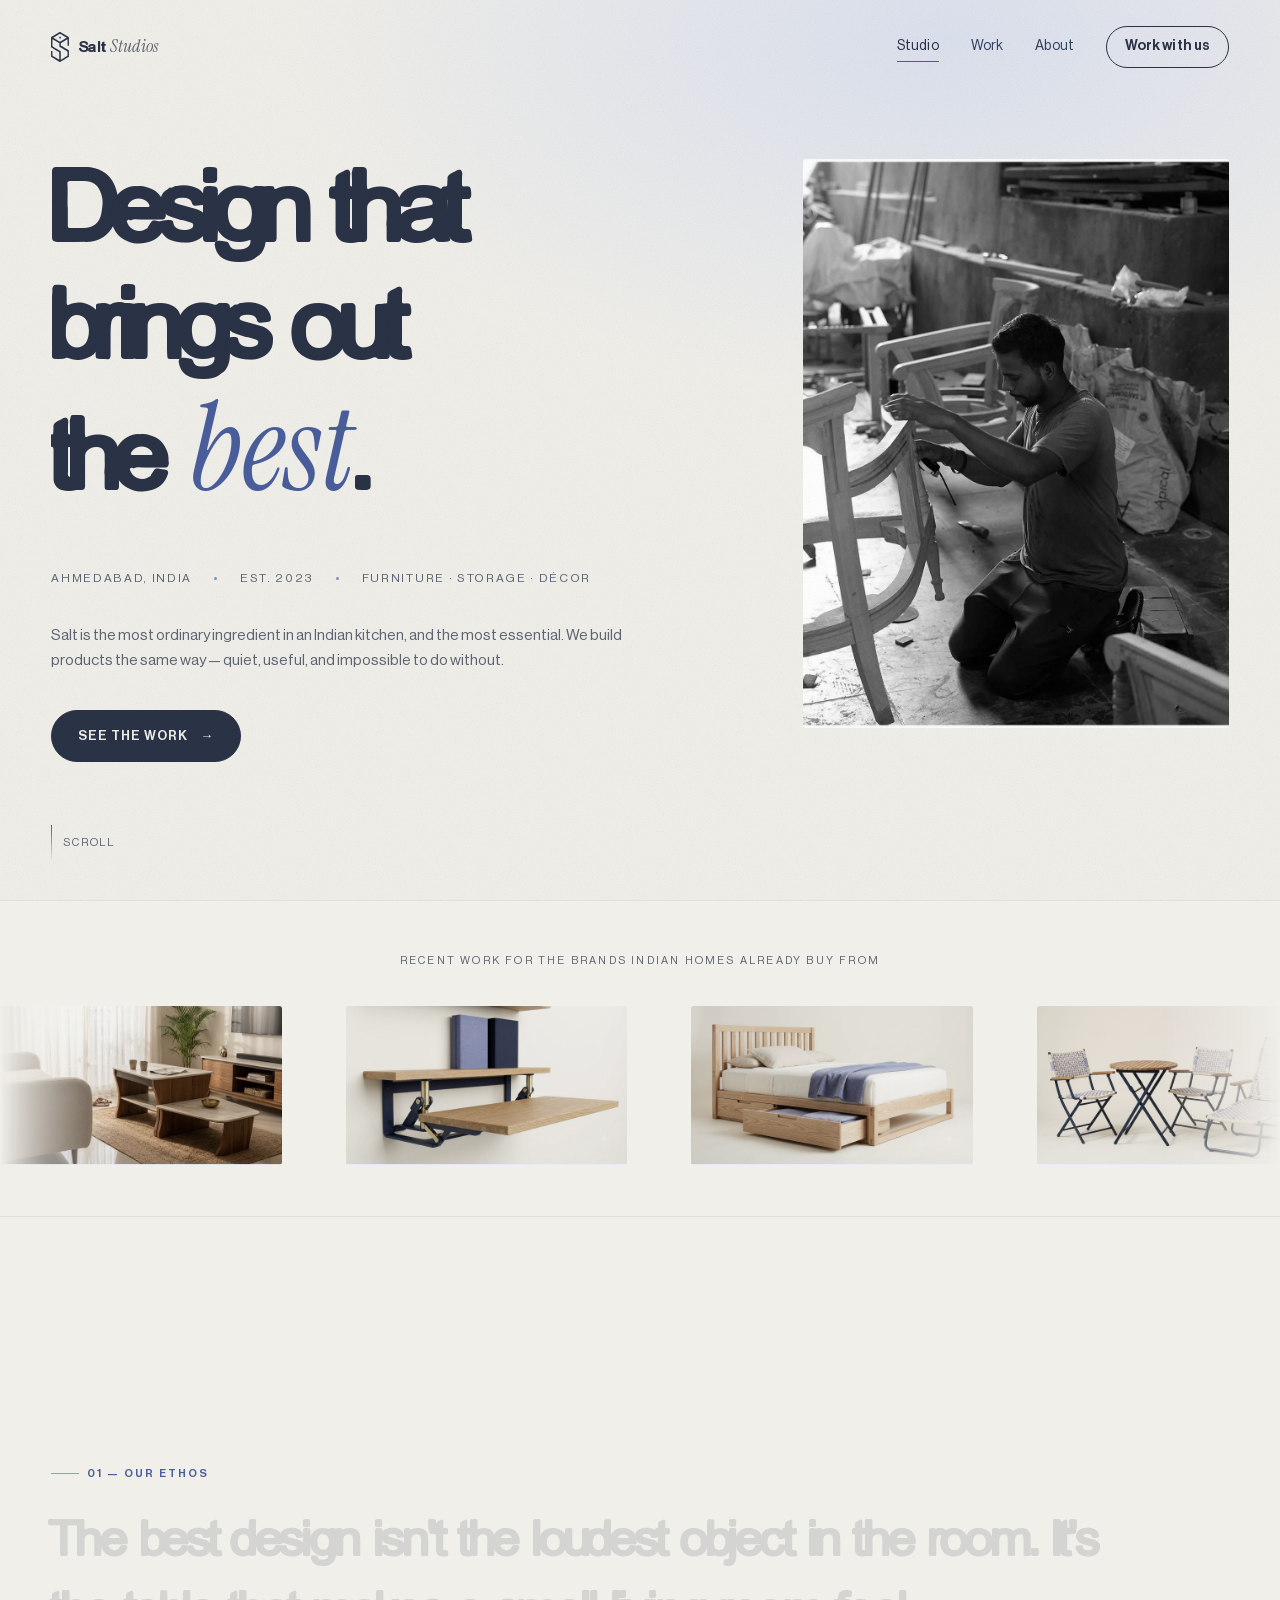
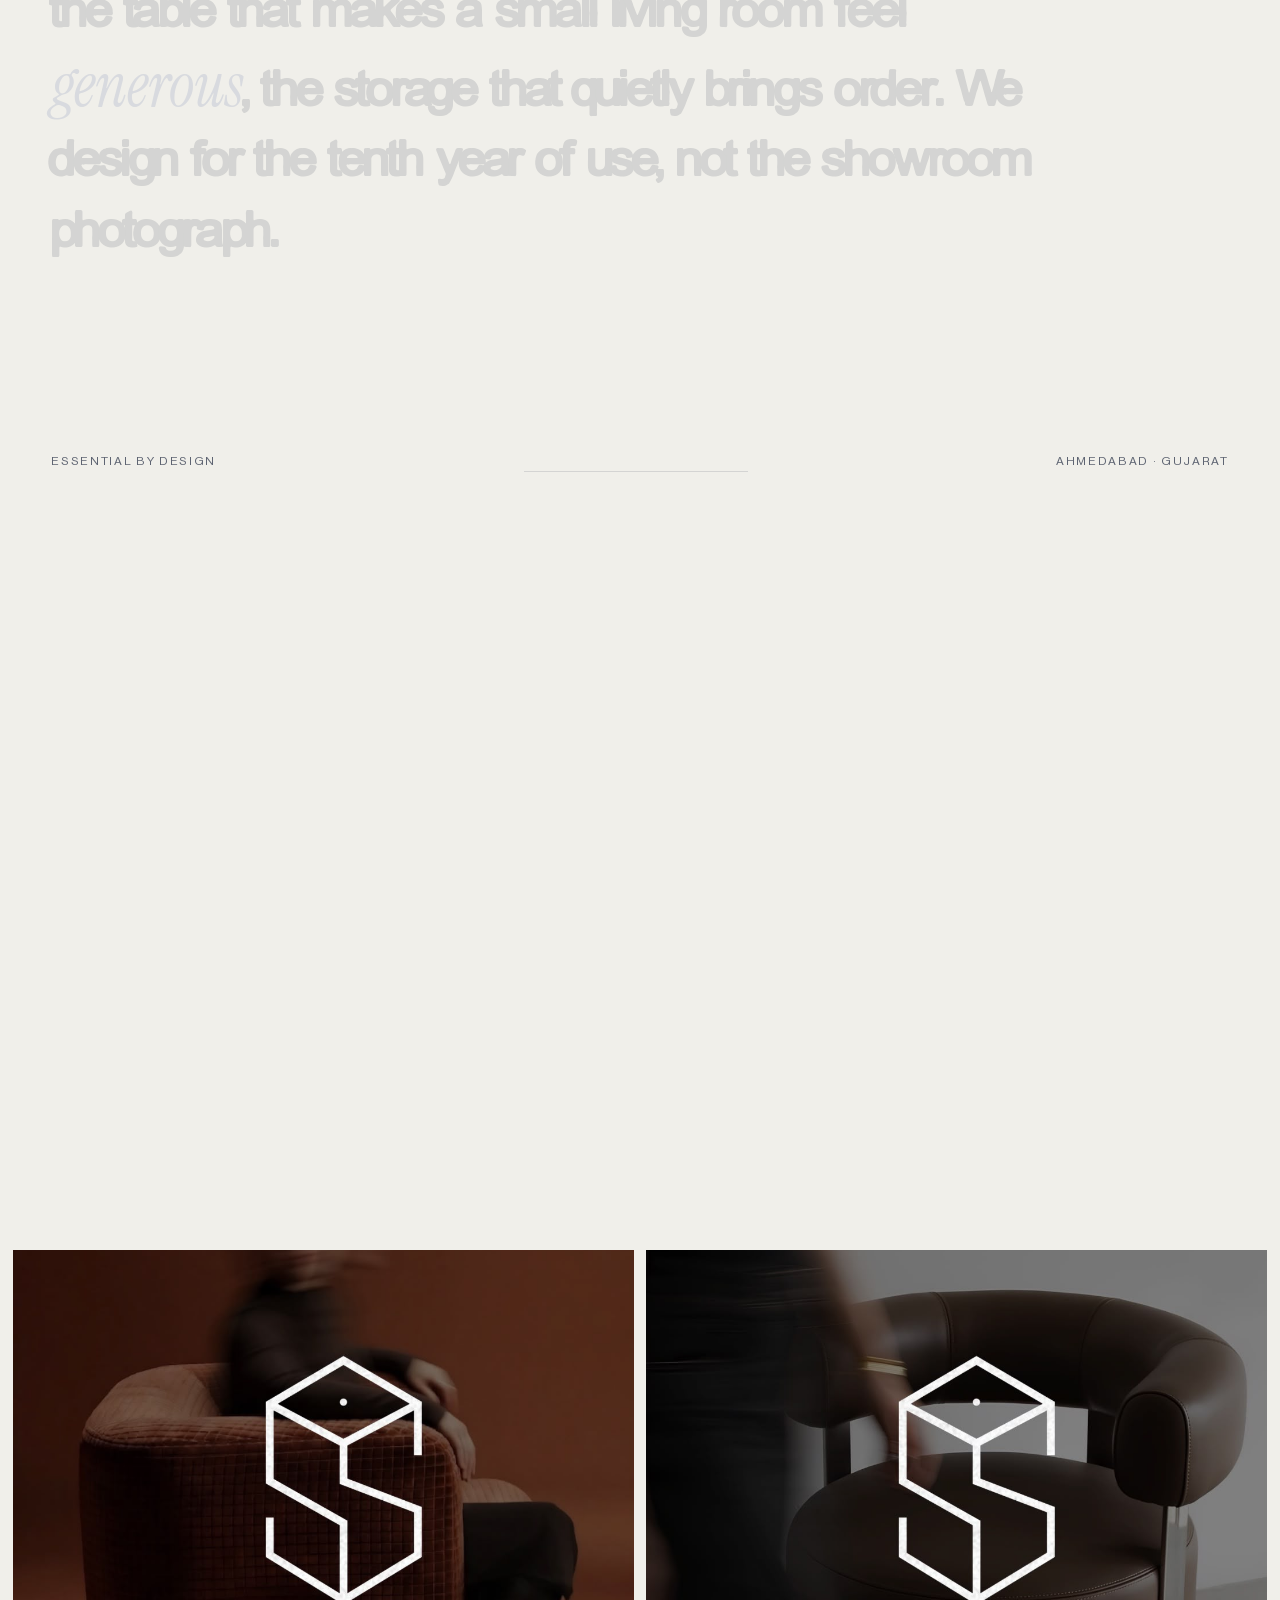
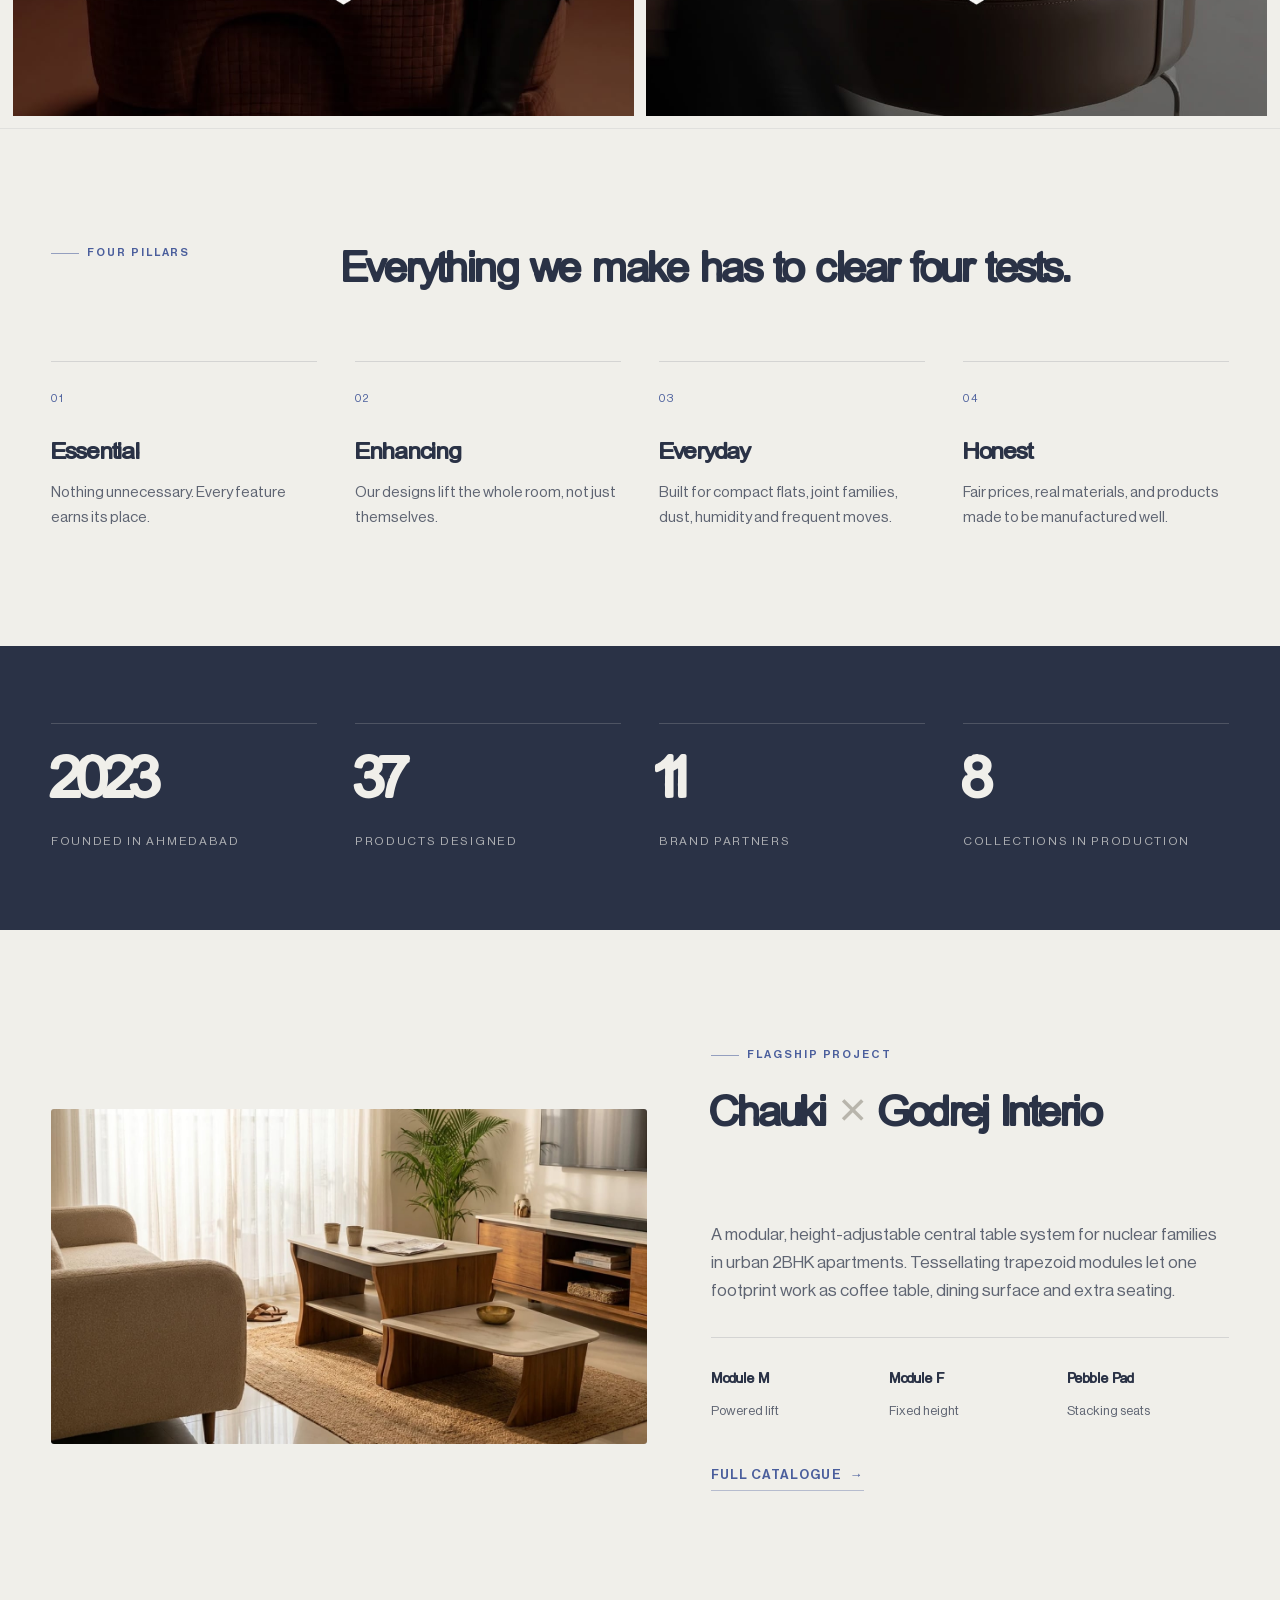
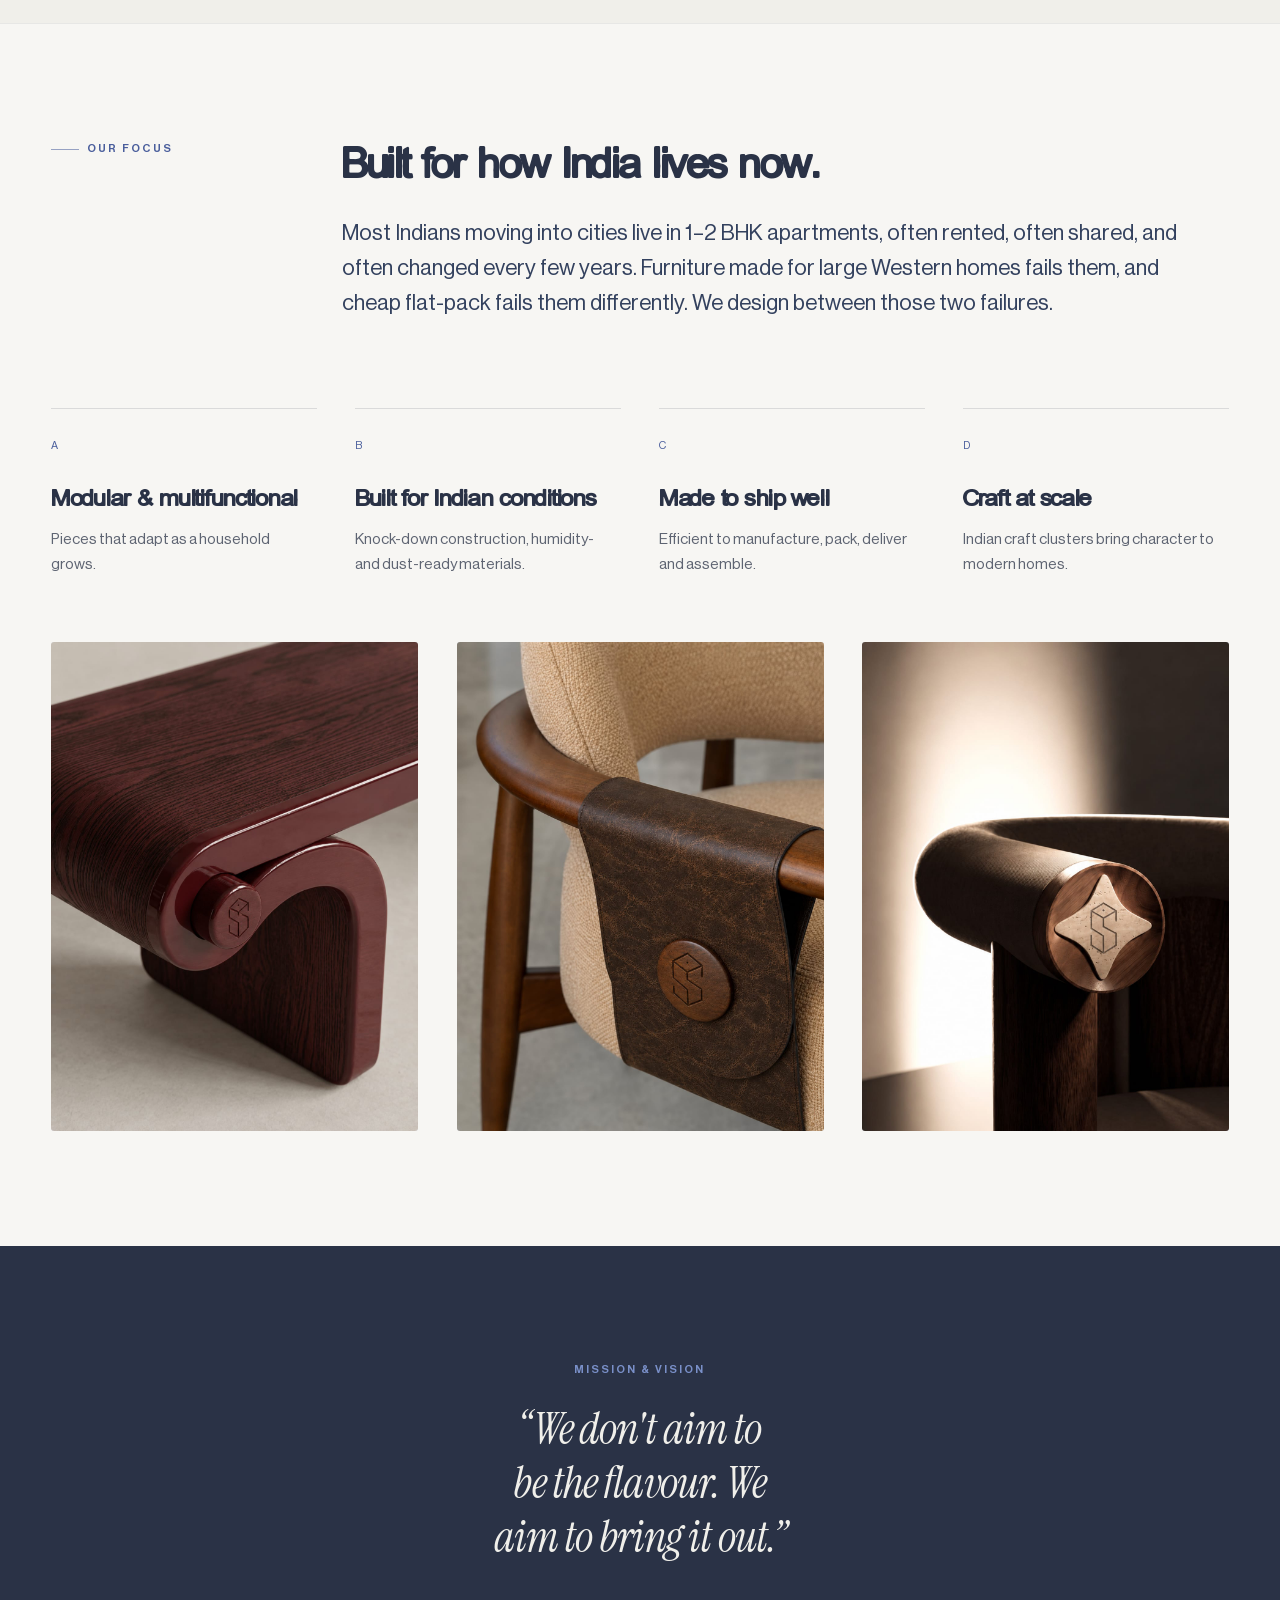
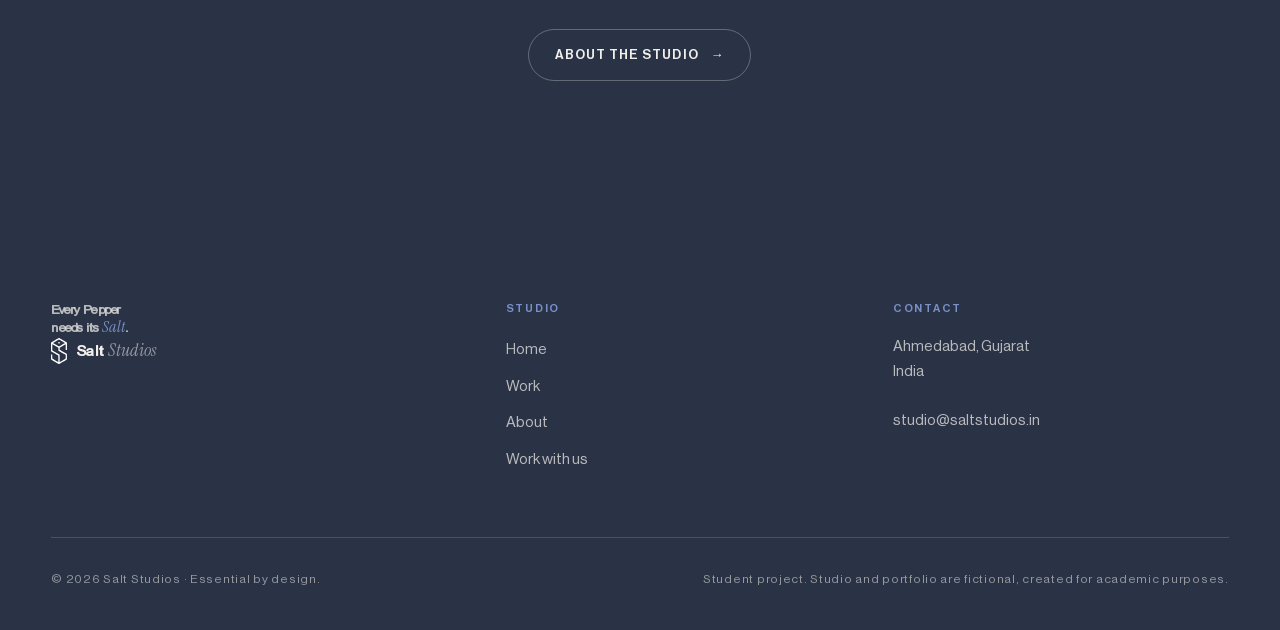
<file: index.html>
<!DOCTYPE html>
<html lang="en" class="no-js">
<head>
<meta charset="utf-8">
<meta name="viewport" content="width=device-width, initial-scale=1">
<title>Salt Studios — Essential by design.</title>
<meta name="description" content="Salt Studios is a product design studio in Ahmedabad designing essential furniture, storage and home décor for compact Indian homes.">
<meta name="theme-color" content="#F0EFEA">

<meta property="og:title" content="Salt Studios — Essential by design.">
<meta property="og:description" content="Furniture, storage and home décor designed for compact Indian homes. Designed in India, for Indian homes, with Indian makers.">
<meta property="og:type" content="website">

<link rel="icon" href="assets/img/favicon.svg">

<!-- BODY FONT — Neue Haas Grotesk Display Pro, self-hosted from
     assets/fonts/ via @font-face in salt.css. Nothing to add here.
     To serve it from an Adobe Fonts kit instead, paste that kit's <link>
     here and move "neue-haas-grotesk-display" to the front of --sans. -->

<!-- HEADING FONT — Bootzy TM is self-hosted from assets/fonts/ via @font-face
     in salt.css. Nothing to add here. See assets/fonts/README.md. -->

<!-- ACCENT FONT — Instrument Serif Italic, for emphasis words and pull
     quotes. Bootzy has no italic, and this is what keeps the page from
     reading as one solid block of weight. -->
<link rel="preconnect" href="https://fonts.googleapis.com">
<link rel="preconnect" href="https://fonts.gstatic.com" crossorigin>
<link href="https://fonts.googleapis.com/css2?family=Instrument+Serif:ital@0;1&display=swap" rel="stylesheet">
<!-- Marks the document before first paint so the intro overlay arrives with
     the page rather than flashing in over it, and only on this session's
     first page. Without JS the class is never added and the overlay never
     shows. See .intro in salt.css and runIntro() in salt.js. -->
<script>try{if(!sessionStorage.getItem('salt-intro-seen'))document.documentElement.classList.add('intro-on')}catch(e){}</script>

<link rel="stylesheet" href="assets/css/salt.css?v=20260922f">
</head>

<body>
<div class="intro" aria-hidden="true"><canvas></canvas></div>
<div class="progress" aria-hidden="true"></div>
<a class="skip" href="#main">Skip to content</a>

<!-- ============================ HEADER ============================ -->
<header class="site-head">
  <div class="site-head__in wrap">
    <a class="brand" href="index.html">
      <span class="brand__mark"><img src="assets/img/logomark.svg" alt=""><svg viewBox="0 0 24 24" aria-hidden="true">
        <rect x="8.5" y="3.5" width="7" height="7" transform="rotate(45 12 7)"/>
        <path d="M12 13.5 15.5 17 12 20.5 8.5 17Z"/>
      </svg></span>
      <span class="brand__name">Salt <em>Studios</em></span>
    </a>
    <nav class="nav" aria-label="Primary">
      <a href="index.html" aria-current="page">Studio</a>
      <a href="work.html">Work</a>
      <a href="about.html">About</a>
      <a class="nav__cta" href="contact.html"><span class="nav__cta-long">Work with us</span><span class="nav__cta-short">Enquire</span></a>
    </nav>
  </div>
</header>

<main id="main">

  <!-- ============================ HERO ============================ -->
  <section class="hero">
    <div class="hero__in wrap">

      <h1 class="hero__title t-display">
        <span class="line"><span style="--i:0">Design that</span></span>
        <span class="line"><span style="--i:1">brings out</span></span>
        <span class="line"><span style="--i:2">the <em>best</em>.</span></span>
      </h1>

      <div class="hero__aside">
        <p class="hero__meta">
          <span>Ahmedabad, India</span>
          <span>Est. 2023</span>
          <span>Furniture · Storage · Décor</span>
        </p>
        <p class="t-body">
          Salt is the most ordinary ingredient in an Indian kitchen, and the most
          essential. We build products the same way — quiet, useful, and impossible
          to do without.
        </p>
        <p class="u-mt-m">
          <a class="btn" href="work.html">
            <span>See the work</span>
            <span class="btn__arrow" aria-hidden="true">→</span>
          </a>
        </p>
      </div>

      <div class="hero__media">
        <figure class="slot slot--hero">
          <img src="assets/img/hero-studio.jpg?v=20260921b" alt="A maker kneeling on the workshop floor, fitting the curved back rail of a chair frame by hand">
        </figure>
      </div>

    </div>

    <p class="hero__cue"><i aria-hidden="true"></i> Scroll</p>
  </section>

  <!-- ======================== WORK REEL ========================
       Was a row of partner names set as type. Now the work itself, with
       the partner kept in each caption so the band still carries the
       proof it always did. Captions reveal on hover and on keyboard
       focus, and stay visible on touch where hover doesn't exist.
       ============================================================ -->
  <section class="marquee marquee--reel" aria-label="Selected work">
    <p class="marquee__label">Recent work for the brands Indian homes already buy from</p>
    <div class="marquee__viewport">
      <div class="marquee__track">
        <a class="reel__item" href="work.html#chauki">
          <span class="reel__media">
            <img src="assets/img/chauki-hero.jpg" alt="The Chauki lift unit raised beside its fixed-height module in a 2BHK living room" loading="lazy">
          </span>
          <span class="reel__cap">
            <span class="reel__name">Chauki Modular Table System</span>
            <span class="reel__meta">Godrej Interio · 2025</span>
          </span>
        </a>
        <a class="reel__item" href="work.html#fold-and-stay">
          <span class="reel__media">
            <img src="assets/img/fold-and-stay.jpg" alt="A wall-mounted worktop folded down, with a fixed shelf of books above" loading="lazy">
          </span>
          <span class="reel__cap">
            <span class="reel__name">Fold &amp; Stay Study System</span>
            <span class="reel__meta">Nilkamal · 2024</span>
          </span>
        </a>
        <a class="reel__item" href="work.html#nest-bed">
          <span class="reel__media">
            <img src="assets/img/nest-bed.jpg" alt="A pale ash knock-down bed frame with one under-bed drawer pulled open" loading="lazy">
          </span>
          <span class="reel__cap">
            <span class="reel__name">Nest Bed Frame</span>
            <span class="reel__meta">Wakefit · 2023</span>
          </span>
        </a>
        <a class="reel__item" href="work.html#monsoon-series">
          <span class="reel__media">
            <img src="assets/img/monsoon-series.jpg" alt="A folding table and two rope chairs on a rain-wet balcony" loading="lazy">
          </span>
          <span class="reel__cap">
            <span class="reel__name">Monsoon Series Balcony Furniture</span>
            <span class="reel__meta">Durian · 2023</span>
          </span>
        </a>
        <a class="reel__item" href="work.html#stack-and-store">
          <span class="reel__media">
            <img src="assets/img/stack-and-store.jpg" alt="A slim entryway unit with a cushioned bench, key hooks and shoe shelves" loading="lazy">
          </span>
          <span class="reel__cap">
            <span class="reel__name">Stack &amp; Store Entryway</span>
            <span class="reel__meta">Home Centre · 2022</span>
          </span>
        </a>
        <a class="reel__item" href="work.html#terrain-vases">
          <span class="reel__media">
            <img src="assets/img/terrain-vases.jpg" alt="Five stepped stoneware vessels in nesting sizes" loading="lazy">
          </span>
          <span class="reel__cap">
            <span class="reel__name">Terrain Vases &amp; Planters</span>
            <span class="reel__meta">Ellementry · 2024</span>
          </span>
        </a>
        <a class="reel__item" href="work.html#jharokha-mirrors">
          <span class="reel__media">
            <img src="assets/img/jharokha-mirrors.jpg" alt="Carved mango wood mirrors with arched jharokha openings" loading="lazy">
          </span>
          <span class="reel__cap">
            <span class="reel__name">Jharokha Wall Mirrors</span>
            <span class="reel__meta">Nestasia · 2023</span>
          </span>
        </a>
        <a class="reel__item" href="work.html#craft-edit">
          <span class="reel__media">
            <img src="assets/img/craft-edit.jpg" alt="A cane and wood side table with indigo inlay and a removable tray top" loading="lazy">
          </span>
          <span class="reel__cap">
            <span class="reel__name">Craft Edit Accent Collection</span>
            <span class="reel__meta">Swadesh Bandhani · 2024</span>
          </span>
        </a>
        <a class="reel__item" href="work.html#diya-brass">
          <span class="reel__media">
            <img src="assets/img/diya-brass.jpg" alt="Hammered brass tealight holders around an urli bowl of marigolds" loading="lazy">
          </span>
          <span class="reel__cap">
            <span class="reel__name">Diya Tealights &amp; Brass Décor</span>
            <span class="reel__meta">Chumbak · 2022</span>
          </span>
        </a>
      </div>
    </div>
  </section>

  <!-- ==================== PINNED MANIFESTO ==================== -->
  <section class="pin" aria-label="Our ethos">
    <div class="pin__inner wrap">
      <p class="eyebrow">01 — Our ethos</p>
      <p class="pin__text" data-pin>The best design isn't the loudest object in the room. It's the table that makes a small living room feel <em>generous</em>, the storage that quietly brings order. We design for the tenth year of use, not the showroom photograph.</p>
      <div class="pin__foot">
        <span>Essential by design</span>
        <span class="pin__bar" aria-hidden="true"></span>
        <span>Ahmedabad · Gujarat</span>
      </div>
    </div>
  </section>

  <!-- ======================= BRAND BAND =======================
       Full-bleed, no wrap, no caption. A visual beat between the pinned
       statement and the pillars, which otherwise run type into type.
       Add a third .band__item and switch grid-template-columns to
       repeat(3, 1fr) in salt.css if another frame arrives.
       ========================================================== -->
  <section class="band" aria-label="Salt Studios">
    <figure class="band__item reveal reveal--media">
      <img src="assets/img/brand-01.jpg" alt="A quilted oxblood armchair with the Salt Studios mark overlaid, a seated figure in motion blur" loading="lazy">
    </figure>
    <figure class="band__item reveal reveal--media">
      <img src="assets/img/brand-02.jpg" alt="A dark leather swivel chair with the Salt Studios mark overlaid, a figure passing in motion blur" loading="lazy">
    </figure>
  </section>

  <!-- ======================== PILLARS ======================== -->
  <section class="section section--rule">
    <div class="wrap">
      <div class="head">
        <p class="eyebrow reveal">Four pillars</p>
        <div class="head__body">
          <h2 class="t-h2 reveal">Everything we make has to clear four tests.</h2>
        </div>
      </div>

      <div class="grid grid--4">
        <article class="pillar reveal">
          <span class="pillar__n num">01</span>
          <h3 class="t-h3">Essential</h3>
          <p>Nothing unnecessary. Every feature earns its place.</p>
        </article>
        <article class="pillar reveal">
          <span class="pillar__n num">02</span>
          <h3 class="t-h3">Enhancing</h3>
          <p>Our designs lift the whole room, not just themselves.</p>
        </article>
        <article class="pillar reveal">
          <span class="pillar__n num">03</span>
          <h3 class="t-h3">Everyday</h3>
          <p>Built for compact flats, joint families, dust, humidity and frequent moves.</p>
        </article>
        <article class="pillar reveal">
          <span class="pillar__n num">04</span>
          <h3 class="t-h3">Honest</h3>
          <p>Fair prices, real materials, and products made to be manufactured well.</p>
        </article>
      </div>
    </div>
  </section>

  <!-- ======================== STATS ======================== -->
  <section class="section section--tight section--ink">
    <div class="wrap">
      <div class="stats">
        <div class="stat reveal">
          <span class="stat__v num">2023</span>
          <span class="stat__k">Founded in Ahmedabad</span>
        </div>
        <div class="stat reveal">
          <span class="stat__v num" data-count="40" data-suffix="+">40+</span>
          <span class="stat__k">Products designed</span>
        </div>
        <div class="stat reveal">
          <span class="stat__v num" data-count="12">12</span>
          <span class="stat__k">Brand partners</span>
        </div>
        <div class="stat reveal">
          <span class="stat__v num" data-count="9">9</span>
          <span class="stat__k">Collections in production</span>
        </div>
      </div>
    </div>
  </section>

  <!-- =================== FLAGSHIP FEATURE =================== -->
  <section class="section">
    <div class="wrap">
      <div class="feature">
        <div class="feature__media reveal reveal--media">
          <figure class="slot slot--wide">
            <img src="assets/img/chauki-hero.jpg" alt="Chauki in a 2BHK living room: the lift unit raised beside a fixed-height module, on a jute rug in afternoon light">
          </figure>
        </div>

        <div class="feature__body">
          <p class="eyebrow reveal">Flagship project</p>
          <h2 class="t-h2 reveal">Chauki <span style="color:var(--warm-gray)">×</span> Godrej Interio</h2>
          <p class="reveal"><span class="feature__tag">2025 · Compact living room system</span></p>
          <p class="t-body reveal">
            A modular, height-adjustable central table system for nuclear families in
            urban 2BHK apartments. Tessellating trapezoid modules let one footprint
            work as coffee table, dining surface and extra seating.
          </p>
          <div class="modules reveal">
            <div class="module"><strong>Module M</strong><span>Powered lift</span></div>
            <div class="module"><strong>Module F</strong><span>Fixed height</span></div>
            <div class="module"><strong>Pebble Pad</strong><span>Stacking seats</span></div>
          </div>
          <p class="reveal u-mt-m">
            <a class="tlink" href="work.html">Full catalogue <span aria-hidden="true">→</span></a>
          </p>
        </div>
      </div>
    </div>
  </section>

  <!-- ========================= FOCUS ========================= -->
  <section class="section section--lift section--rule">
    <div class="wrap">
      <div class="head">
        <p class="eyebrow reveal">Our focus</p>
        <div class="head__body">
          <h2 class="t-h2 reveal">Built for how India lives now.</h2>
          <p class="t-lead reveal">
            Most Indians moving into cities live in 1–2 BHK apartments, often rented,
            often shared, and often changed every few years. Furniture made for large
            Western homes fails them, and cheap flat-pack fails them differently.
            We design between those two failures.
          </p>
        </div>
      </div>

      <div class="grid grid--4">
        <article class="pillar reveal">
          <span class="pillar__n num">A</span>
          <h3 class="t-h3">Modular &amp; multifunctional</h3>
          <p>Pieces that adapt as a household grows.</p>
        </article>
        <article class="pillar reveal">
          <span class="pillar__n num">B</span>
          <h3 class="t-h3">Built for Indian conditions</h3>
          <p>Knock-down construction, humidity- and dust-ready materials.</p>
        </article>
        <article class="pillar reveal">
          <span class="pillar__n num">C</span>
          <h3 class="t-h3">Made to ship well</h3>
          <p>Efficient to manufacture, pack, deliver and assemble.</p>
        </article>
        <article class="pillar reveal">
          <span class="pillar__n num">D</span>
          <h3 class="t-h3">Craft at scale</h3>
          <p>Indian craft clusters bring character to modern homes.</p>
        </article>
      </div>

      <!-- Portrait details, so 3:4 rather than the 1:1 the placeholders used. -->
      <div class="grid grid--3 u-mt-l">
        <figure class="slot slot--tall reveal reveal--media">
          <img src="assets/img/focus-01.jpg" alt="Lacquered bench in oxblood ash, the Salt Studios mark cut into its pivot" loading="lazy">
        </figure>
        <figure class="slot slot--tall reveal reveal--media">
          <img src="assets/img/focus-02.jpg" alt="Armchair with a leather armrest cover fastened by a wooden medallion carrying the studio mark" loading="lazy">
        </figure>
        <figure class="slot slot--tall reveal reveal--media">
          <img src="assets/img/focus-03.jpg" alt="Armchair arm capped in walnut with a travertine inlay carrying the studio mark" loading="lazy">
        </figure>
      </div>
    </div>
  </section>

  <!-- ========================= QUOTE / CTA ========================= -->
  <section class="section section--ink">
    <div class="wrap u-center">
      <p class="eyebrow eyebrow--plain reveal" style="justify-content:center">Mission &amp; vision</p>
      <blockquote class="t-quote reveal" style="margin-inline:auto;max-width:18ch;color:var(--paper)">
        “We don't aim to be the flavour. We aim to bring it out.”
      </blockquote>
      <p class="u-mt-l reveal">
        <a class="btn btn--ghost" href="about.html" style="--fg:var(--paper);border-color:color-mix(in srgb, var(--paper) 30%, transparent)">
          <span>About the studio</span>
          <span class="btn__arrow" aria-hidden="true">→</span>
        </a>
      </p>
    </div>
  </section>

</main>

<!-- ============================ FOOTER ============================ -->
<footer class="site-foot">
  <div class="wrap foot">
    <div class="foot__top">
      <div>
        <p class="foot__wordmark">Every Pepper<br>needs its <em>Salt</em>.</p>
        <a class="brand" href="index.html">
          <span class="brand__mark"><img src="assets/img/logomark.svg" alt=""><svg viewBox="0 0 24 24" aria-hidden="true">
            <rect x="8.5" y="3.5" width="7" height="7" transform="rotate(45 12 7)"/>
            <path d="M12 13.5 15.5 17 12 20.5 8.5 17Z"/>
          </svg></span>
          <span class="brand__name">Salt <em>Studios</em></span>
        </a>
      </div>

      <div>
        <h4>Studio</h4>
        <ul>
          <li><a href="index.html">Home</a></li>
          <li><a href="work.html">Work</a></li>
          <li><a href="about.html">About</a></li>
          <li><a href="contact.html">Work with us</a></li>
        </ul>
      </div>

      <div>
        <h4>Contact</h4>
        <p>
          Ahmedabad, Gujarat<br>
          India<br><br>
          <a href="mailto:studio@saltstudios.in">studio@saltstudios.in</a>
        </p>
      </div>
    </div>

    <div class="foot__bot">
      <span>© <span data-year>2026</span> Salt Studios · Essential by design.</span>
      <span>Student project. Studio and portfolio are fictional, created for academic purposes.</span>
    </div>
  </div>
</footer>

<script src="assets/js/salt.js?v=20260922f"></script>
</body>
</html>
</file>
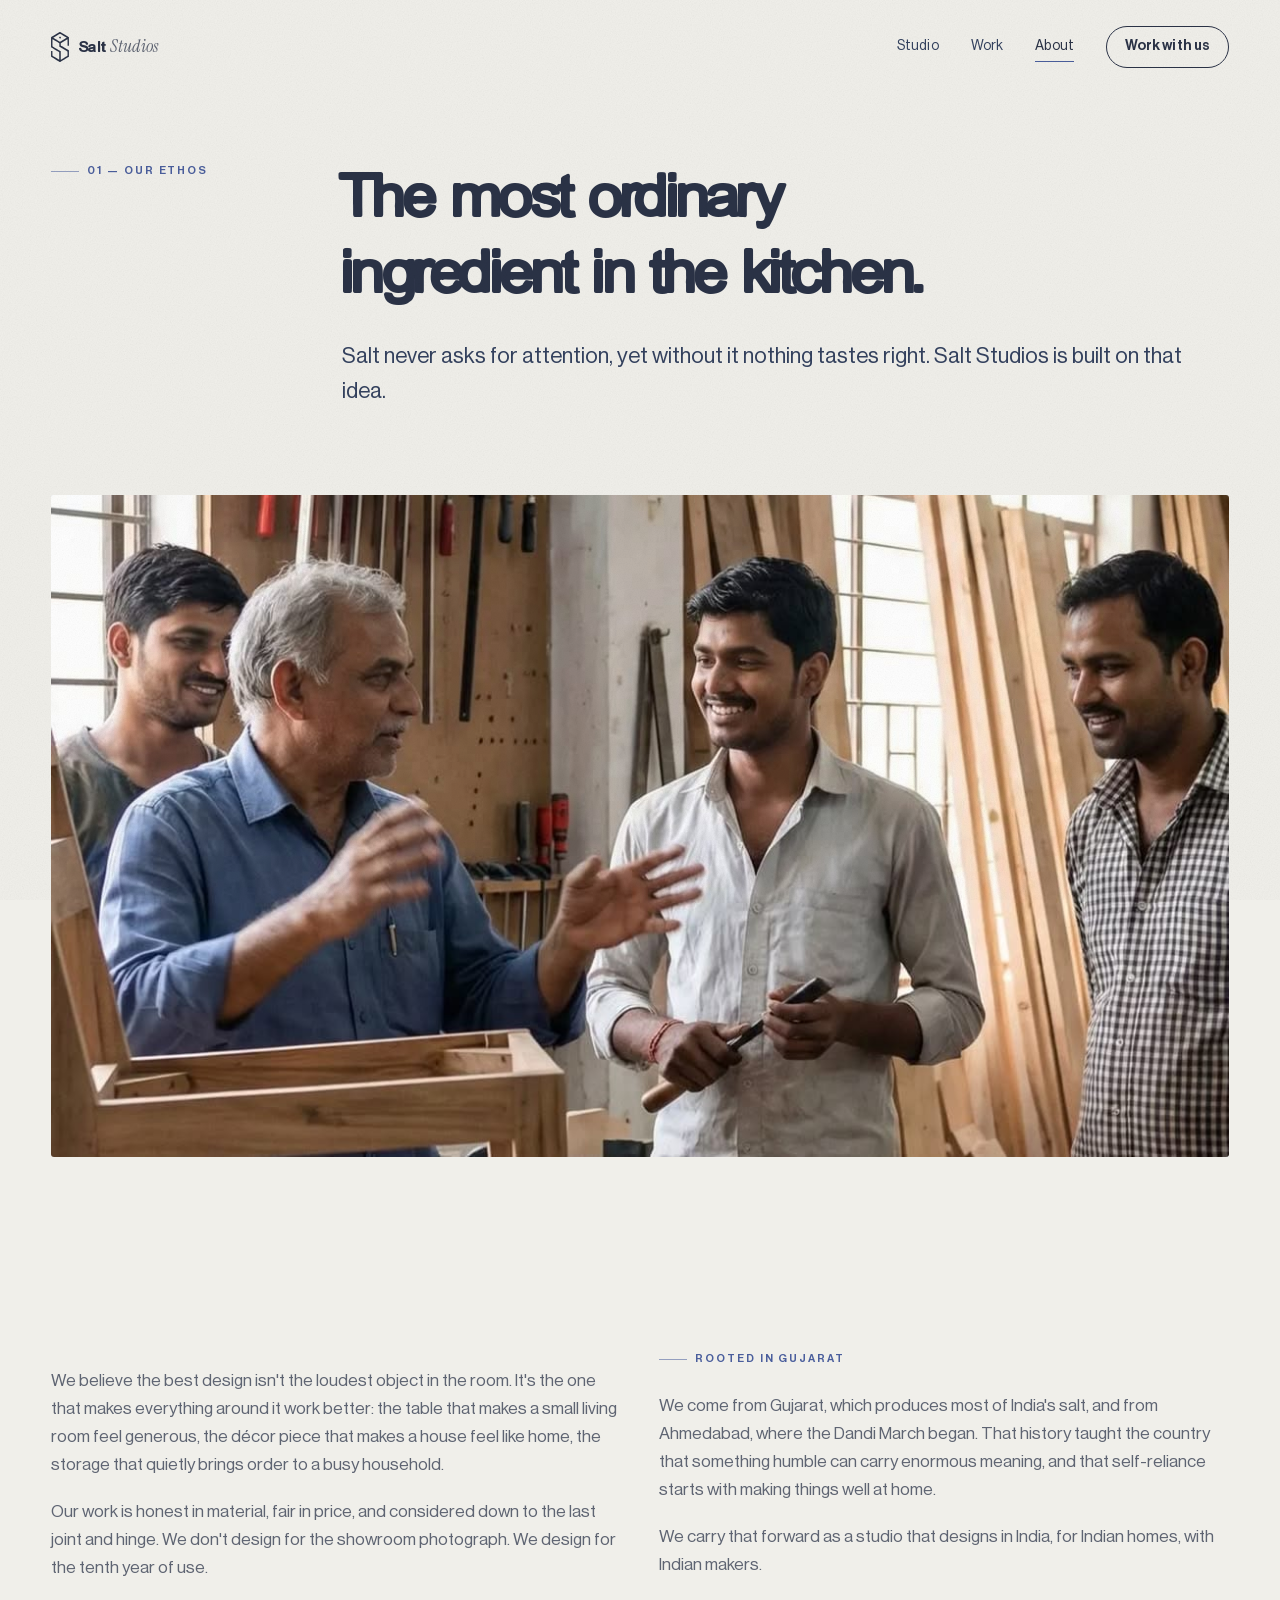
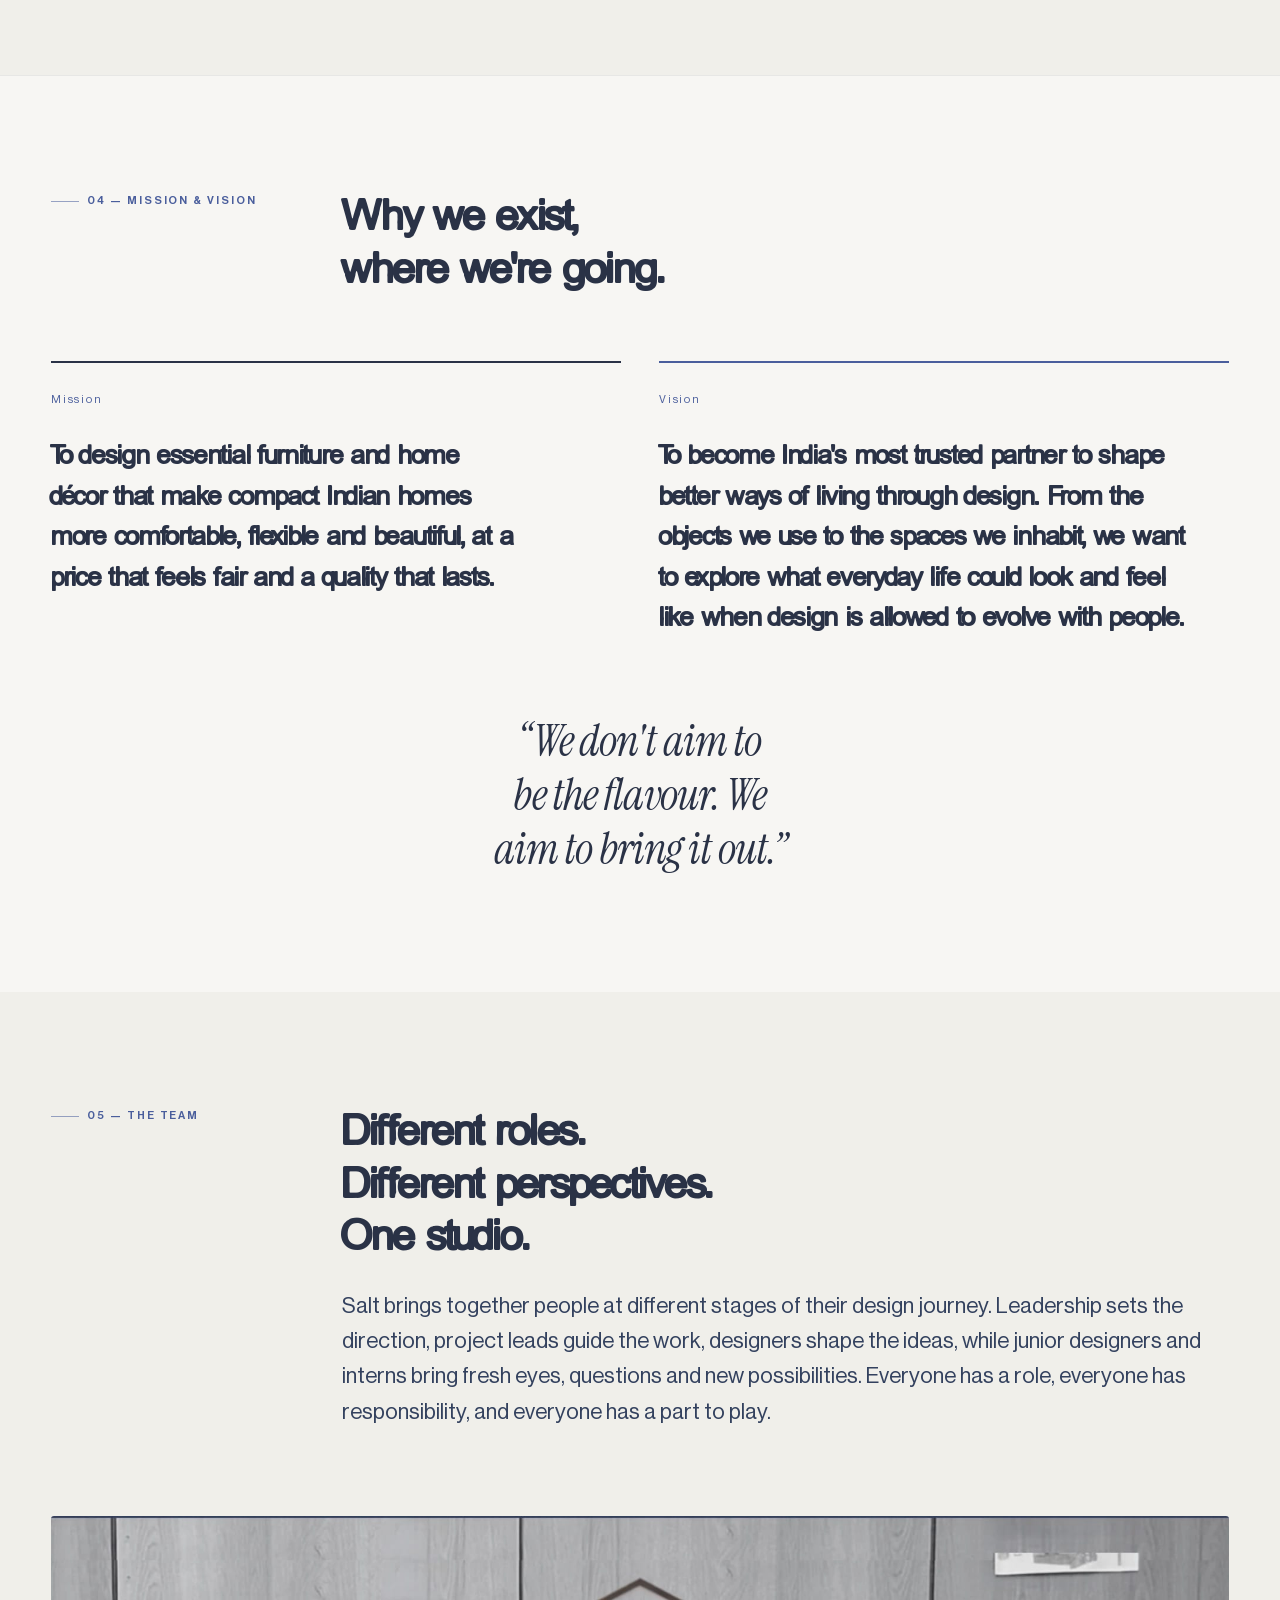
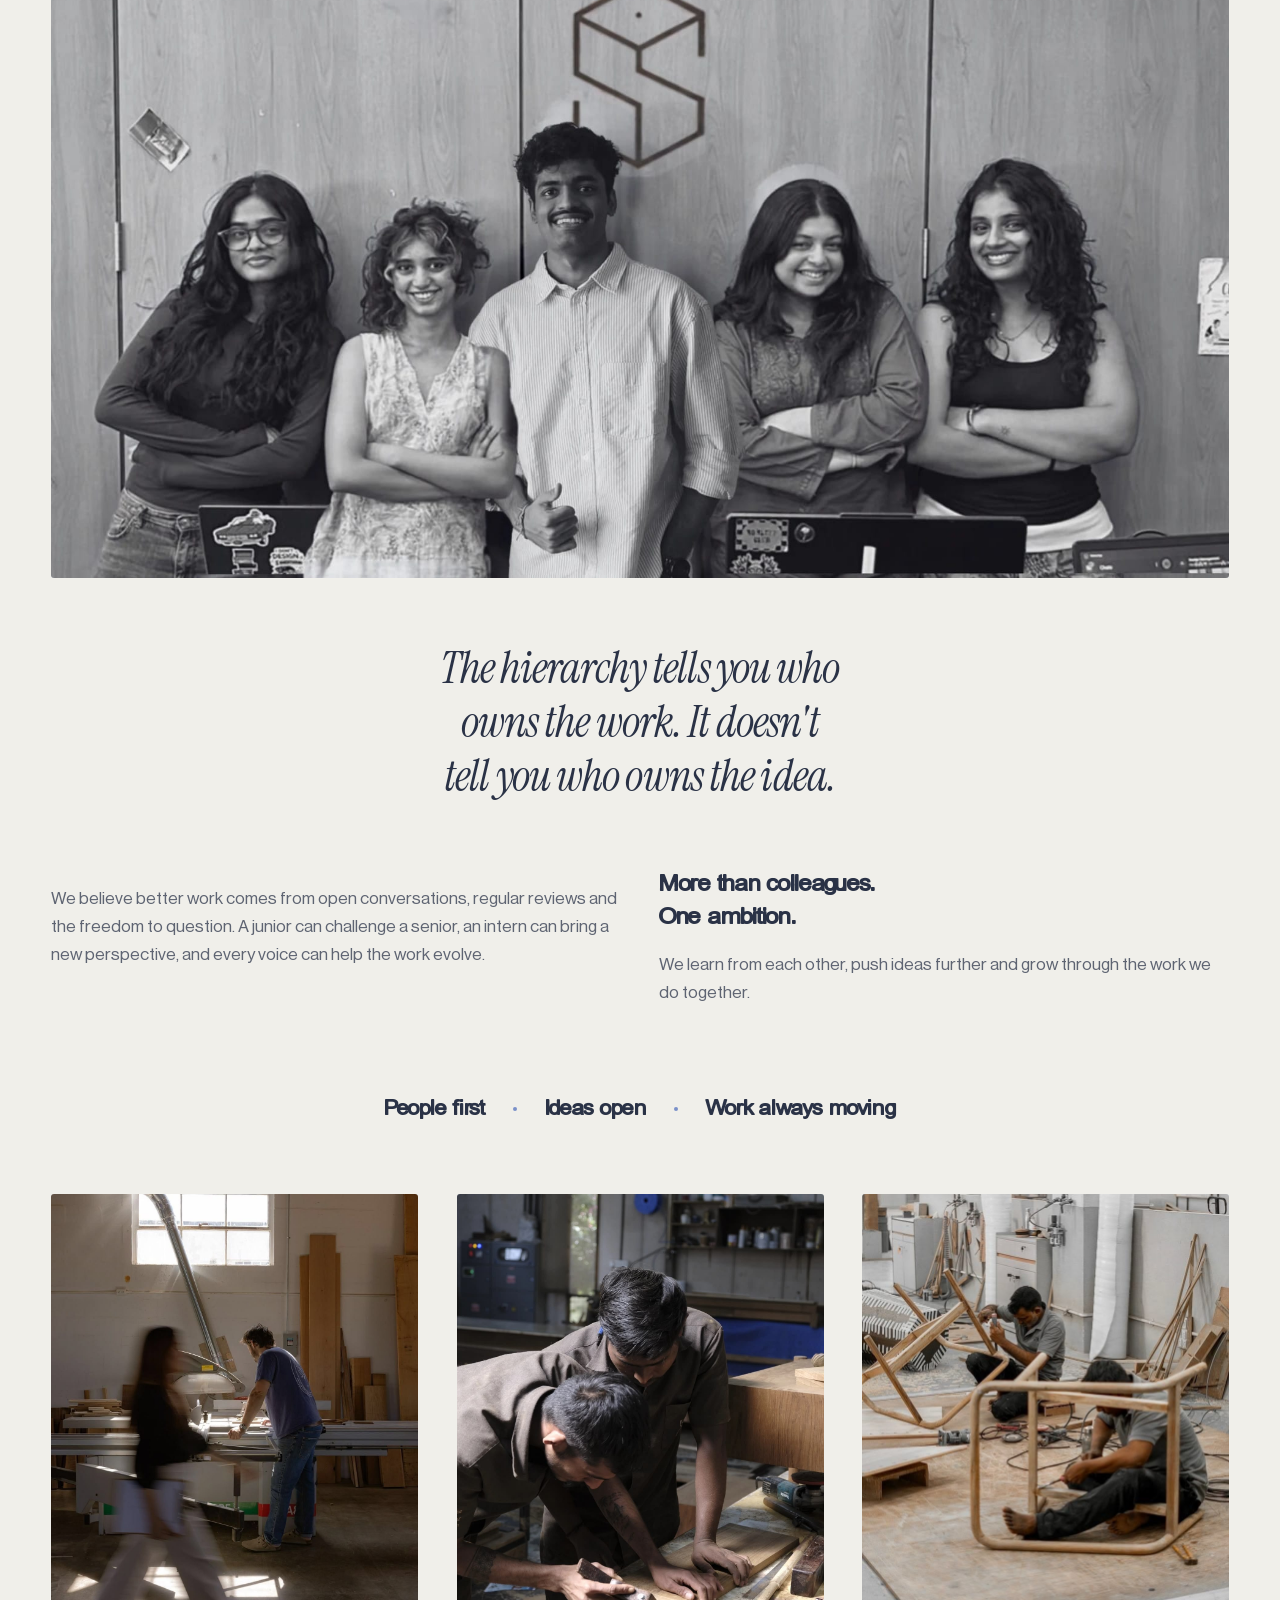
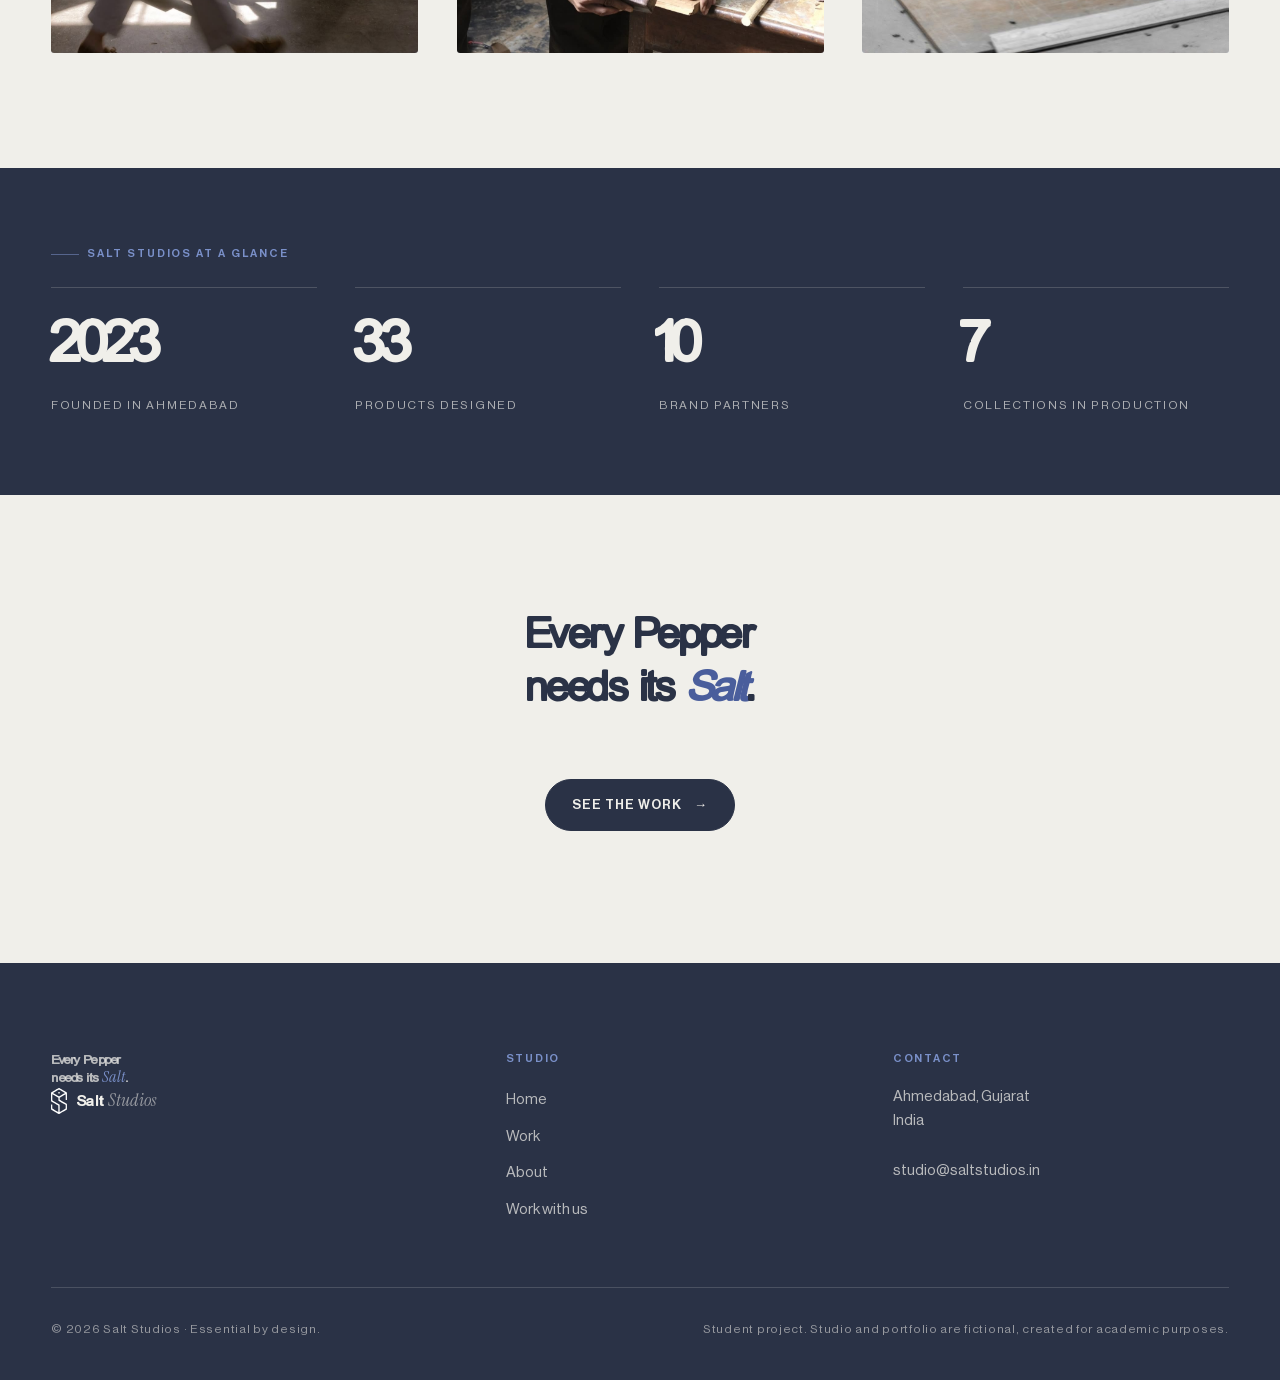
<file: about.html>
<!DOCTYPE html>
<html lang="en" class="no-js">
<head>
<meta charset="utf-8">
<meta name="viewport" content="width=device-width, initial-scale=1">
<title>About — Salt Studios</title>
<meta name="description" content="Salt Studios is a design studio from Ahmedabad. Our mission, vision, team and how we work.">
<meta name="theme-color" content="#F0EFEA">

<link rel="icon" href="assets/img/favicon.svg">

<!-- BODY FONT — Neue Haas Grotesk Display Pro, self-hosted from
     assets/fonts/ via @font-face in salt.css. Nothing to add here.
     To serve it from an Adobe Fonts kit instead, paste that kit's <link>
     here and move "neue-haas-grotesk-display" to the front of --sans. -->

<!-- HEADING FONT — Bootzy TM is self-hosted from assets/fonts/ via @font-face
     in salt.css. Nothing to add here. See assets/fonts/README.md. -->

<!-- ACCENT FONT — Instrument Serif Italic, for emphasis words and pull
     quotes. Bootzy has no italic, and this is what keeps the page from
     reading as one solid block of weight. -->
<link rel="preconnect" href="https://fonts.googleapis.com">
<link rel="preconnect" href="https://fonts.gstatic.com" crossorigin>
<link href="https://fonts.googleapis.com/css2?family=Instrument+Serif:ital@0;1&display=swap" rel="stylesheet">
<!-- Marks the document before first paint so the intro overlay arrives with
     the page rather than flashing in over it, and only on this session's
     first page. Without JS the class is never added and the overlay never
     shows. See .intro in salt.css and runIntro() in salt.js. -->
<script>try{if(!sessionStorage.getItem('salt-intro-seen'))document.documentElement.classList.add('intro-on')}catch(e){}</script>

<link rel="stylesheet" href="assets/css/salt.css?v=20260922f">
</head>

<body>
<div class="intro" aria-hidden="true"><canvas></canvas></div>
<div class="progress" aria-hidden="true"></div>
<a class="skip" href="#main">Skip to content</a>

<header class="site-head">
  <div class="site-head__in wrap">
    <a class="brand" href="index.html">
      <span class="brand__mark"><img src="assets/img/logomark.svg" alt=""><svg viewBox="0 0 24 24" aria-hidden="true">
        <rect x="8.5" y="3.5" width="7" height="7" transform="rotate(45 12 7)"/>
        <path d="M12 13.5 15.5 17 12 20.5 8.5 17Z"/>
      </svg></span>
      <span class="brand__name">Salt <em>Studios</em></span>
    </a>
    <nav class="nav" aria-label="Primary">
      <a href="index.html">Studio</a>
      <a href="work.html">Work</a>
      <a href="about.html" aria-current="page">About</a>
      <a class="nav__cta" href="contact.html"><span class="nav__cta-long">Work with us</span><span class="nav__cta-short">Enquire</span></a>
    </nav>
  </div>
</header>

<main id="main">

  <!-- ========================= PAGE HEAD ========================= -->
  <section class="section" style="padding-top:clamp(9rem,18vh,13rem)">
    <div class="wrap">
      <div class="head" style="margin-bottom:clamp(2.5rem,5vw,4rem)">
        <p class="eyebrow reveal">01 — Our ethos</p>
        <div class="head__body">
          <h1 class="t-h1 reveal">The most ordinary<br>ingredient in the kitchen.</h1>
          <p class="t-lead reveal">
            Salt never asks for attention, yet without it nothing tastes right.
            Salt Studios is built on that idea.
          </p>
        </div>
      </div>

      <!-- 16:9, not the 21:9 slot--pano this started as: the supplied photo is
           portrait, and a 21:9 band would have thrown away two thirds of its
           height. 16:9 also matches team.jpg further down the page. -->
      <figure class="slot slot--wide reveal reveal--media">
        <img src="assets/img/about-hero.jpg" alt="A review on the workshop floor: a senior designer talking through a chair frame with three of the studio's makers">
      </figure>
    </div>
  </section>

  <!-- ========================= ETHOS ========================= -->
  <section class="section section--tight">
    <div class="wrap">
      <div class="grid grid--2">
        <div class="reveal">
          <p class="t-body">
            We believe the best design isn't the loudest object in the room. It's the
            one that makes everything around it work better: the table that makes a
            small living room feel generous, the décor piece that makes a house feel
            like home, the storage that quietly brings order to a busy household.
          </p>
          <p class="t-body">
            Our work is honest in material, fair in price, and considered down to the
            last joint and hinge. We don't design for the showroom photograph.
            We design for the tenth year of use.
          </p>
        </div>

        <div class="reveal">
          <p class="eyebrow">Rooted in Gujarat</p>
          <p class="t-body">
            We come from Gujarat, which produces most of India's salt, and from
            Ahmedabad, where the Dandi March began. That history taught the country
            that something humble can carry enormous meaning, and that self-reliance
            starts with making things well at home.
          </p>
          <p class="t-body">
            We carry that forward as a studio that designs in India, for Indian homes,
            with Indian makers.
          </p>
        </div>
      </div>
    </div>
  </section>

  <!-- ==================== MISSION & VISION ==================== -->
  <section class="section section--lift section--rule">
    <div class="wrap">
      <div class="head">
        <p class="eyebrow reveal">04 — Mission &amp; vision</p>
        <div class="head__body">
          <h2 class="t-h2 reveal">Why we exist,<br>where we're going.</h2>
        </div>
      </div>

      <div class="grid grid--2">
        <article class="pillar reveal" style="border-top-width:2px;border-top-color:var(--ink)">
          <span class="pillar__n num">Mission</span>
          <h3 class="t-h3" style="font-weight:300;font-size:clamp(1.25rem,1rem + 1.2vw,1.875rem);line-height:1.35">
            To design essential furniture and home décor that make compact Indian homes
            more comfortable, flexible and beautiful, at a price that feels fair and a
            quality that lasts.
          </h3>
        </article>

        <article class="pillar reveal" style="border-top-width:2px;border-top-color:var(--peri-deep)">
          <span class="pillar__n num">Vision</span>
          <h3 class="t-h3" style="font-weight:300;font-size:clamp(1.25rem,1rem + 1.2vw,1.875rem);line-height:1.35">
            To become India's most trusted partner to shape better ways of living
            through design. From the objects we use to the spaces we inhabit, we want
            to explore what everyday life could look and feel like when design is
            allowed to evolve with people.
          </h3>
        </article>
      </div>

      <div class="u-center u-mt-l">
        <blockquote class="t-quote reveal" style="margin-inline:auto;max-width:20ch">
          “We don't aim to be the flavour. We aim to bring it out.”
        </blockquote>
      </div>
    </div>
  </section>

  <!-- ===================== TEAM & CULTURE =====================
       The team section and the old work-culture stub are one section now:
       the supplied copy covers both, and a separate empty placeholder
       underneath it would have read as unfinished.
       ========================================================== -->
  <section class="section" id="team">
    <div class="wrap">
      <div class="head">
        <p class="eyebrow reveal">05 — The team</p>
        <div class="head__body">
          <h2 class="t-h2 reveal">Different roles.<br>Different perspectives.<br>One studio.</h2>
          <p class="t-lead reveal">
            Salt brings together people at different stages of their design journey.
            Leadership sets the direction, project leads guide the work, designers
            shape the ideas, while junior designers and interns bring fresh eyes,
            questions and new possibilities. Everyone has a role, everyone has
            responsibility, and everyone has a part to play.
          </p>
        </div>
      </div>

      <figure class="slot slot--wide reveal reveal--media" style="margin-top:clamp(2rem,5vw,3.5rem)">
        <img src="assets/img/team.jpg?v=20260921b" alt="The five of Salt Studios together in the studio, the logomark mounted on the wall behind them" loading="lazy">
      </figure>

      <div class="u-center" style="padding-block:clamp(2rem,5vw,4rem)">
        <blockquote class="t-quote reveal" style="margin-inline:auto;max-width:26ch">
          The hierarchy tells you who owns the work. It doesn't tell you who owns
          the idea.
        </blockquote>
      </div>

      <div class="grid grid--2">
        <div class="reveal">
          <p class="t-body">
            We believe better work comes from open conversations, regular reviews and
            the freedom to question. A junior can challenge a senior, an intern can
            bring a new perspective, and every voice can help the work evolve.
          </p>
        </div>
        <div class="reveal">
          <h3 class="t-h3" style="margin-bottom:1rem">More than colleagues.<br>One ambition.</h3>
          <p class="t-body">
            We learn from each other, push ideas further and grow through the work we
            do together.
          </p>
        </div>
      </div>

      <p class="creed reveal u-mt-l">
        <span>People first</span>
        <span>Ideas open</span>
        <span>Work always moving</span>
      </p>

      <div class="grid grid--3 u-mt-l">
        <!-- 4:5 rather than 3:4: the supplied photos are 0.75-0.83, so 4:5 is
             a trim where 3:4 would have cut a person off the edge. Deliberately
             three different scales - room, hands, floor. -->
        <figure class="slot slot--hero reveal reveal--media">
          <img src="assets/img/culture-01.jpg" alt="The workshop in the afternoon, someone crossing the frame while a panel saw is set up" loading="lazy">
        </figure>
        <figure class="slot slot--hero reveal reveal--media">
          <img src="assets/img/culture-02.jpg" alt="Two makers bent over a bench together, marking out a joint on a teak panel" loading="lazy">
        </figure>
        <figure class="slot slot--hero reveal reveal--media">
          <img src="assets/img/culture-03.jpg" alt="Two makers sitting on the workshop floor assembling bent-wood chair frames" loading="lazy">
        </figure>
      </div>
    </div>
  </section>

  <!-- ==================== AT A GLANCE ==================== -->
  <section class="section section--tight section--ink">
    <div class="wrap">
      <p class="eyebrow reveal">Salt Studios at a glance</p>
      <div class="stats">
        <div class="stat reveal">
          <span class="stat__v num">2023</span>
          <span class="stat__k">Founded in Ahmedabad</span>
        </div>
        <div class="stat reveal">
          <span class="stat__v num" data-count="40" data-suffix="+">40+</span>
          <span class="stat__k">Products designed</span>
        </div>
        <div class="stat reveal">
          <span class="stat__v num" data-count="12">12</span>
          <span class="stat__k">Brand partners</span>
        </div>
        <div class="stat reveal">
          <span class="stat__v num" data-count="9">9</span>
          <span class="stat__k">Collections in production</span>
        </div>
      </div>
    </div>
  </section>

  <!-- ========================= CTA ========================= -->
  <section class="section">
    <div class="wrap u-center">
      <h2 class="t-h2 reveal" style="max-width:18ch;margin-inline:auto">Every Pepper needs its <em style="color:var(--peri-deep)">Salt</em>.</h2>
      <p class="u-mt-l reveal">
        <a class="btn" href="work.html">
          <span>See the work</span>
          <span class="btn__arrow" aria-hidden="true">→</span>
        </a>
      </p>
    </div>
  </section>

</main>

<footer class="site-foot">
  <div class="wrap foot">
    <div class="foot__top">
      <div>
        <p class="foot__wordmark">Every Pepper<br>needs its <em>Salt</em>.</p>
        <a class="brand" href="index.html">
          <span class="brand__mark"><img src="assets/img/logomark.svg" alt=""><svg viewBox="0 0 24 24" aria-hidden="true">
            <rect x="8.5" y="3.5" width="7" height="7" transform="rotate(45 12 7)"/>
            <path d="M12 13.5 15.5 17 12 20.5 8.5 17Z"/>
          </svg></span>
          <span class="brand__name">Salt <em>Studios</em></span>
        </a>
      </div>
      <div>
        <h4>Studio</h4>
        <ul>
          <li><a href="index.html">Home</a></li>
          <li><a href="work.html">Work</a></li>
          <li><a href="about.html">About</a></li>
          <li><a href="contact.html">Work with us</a></li>
        </ul>
      </div>
      <div>
        <h4>Contact</h4>
        <p>
          Ahmedabad, Gujarat<br>
          India<br><br>
          <a href="mailto:studio@saltstudios.in">studio@saltstudios.in</a>
        </p>
      </div>
    </div>
    <div class="foot__bot">
      <span>© <span data-year>2026</span> Salt Studios · Essential by design.</span>
      <span>Student project. Studio and portfolio are fictional, created for academic purposes.</span>
    </div>
  </div>
</footer>

<script src="assets/js/salt.js?v=20260922f"></script>
</body>
</html>
</file>
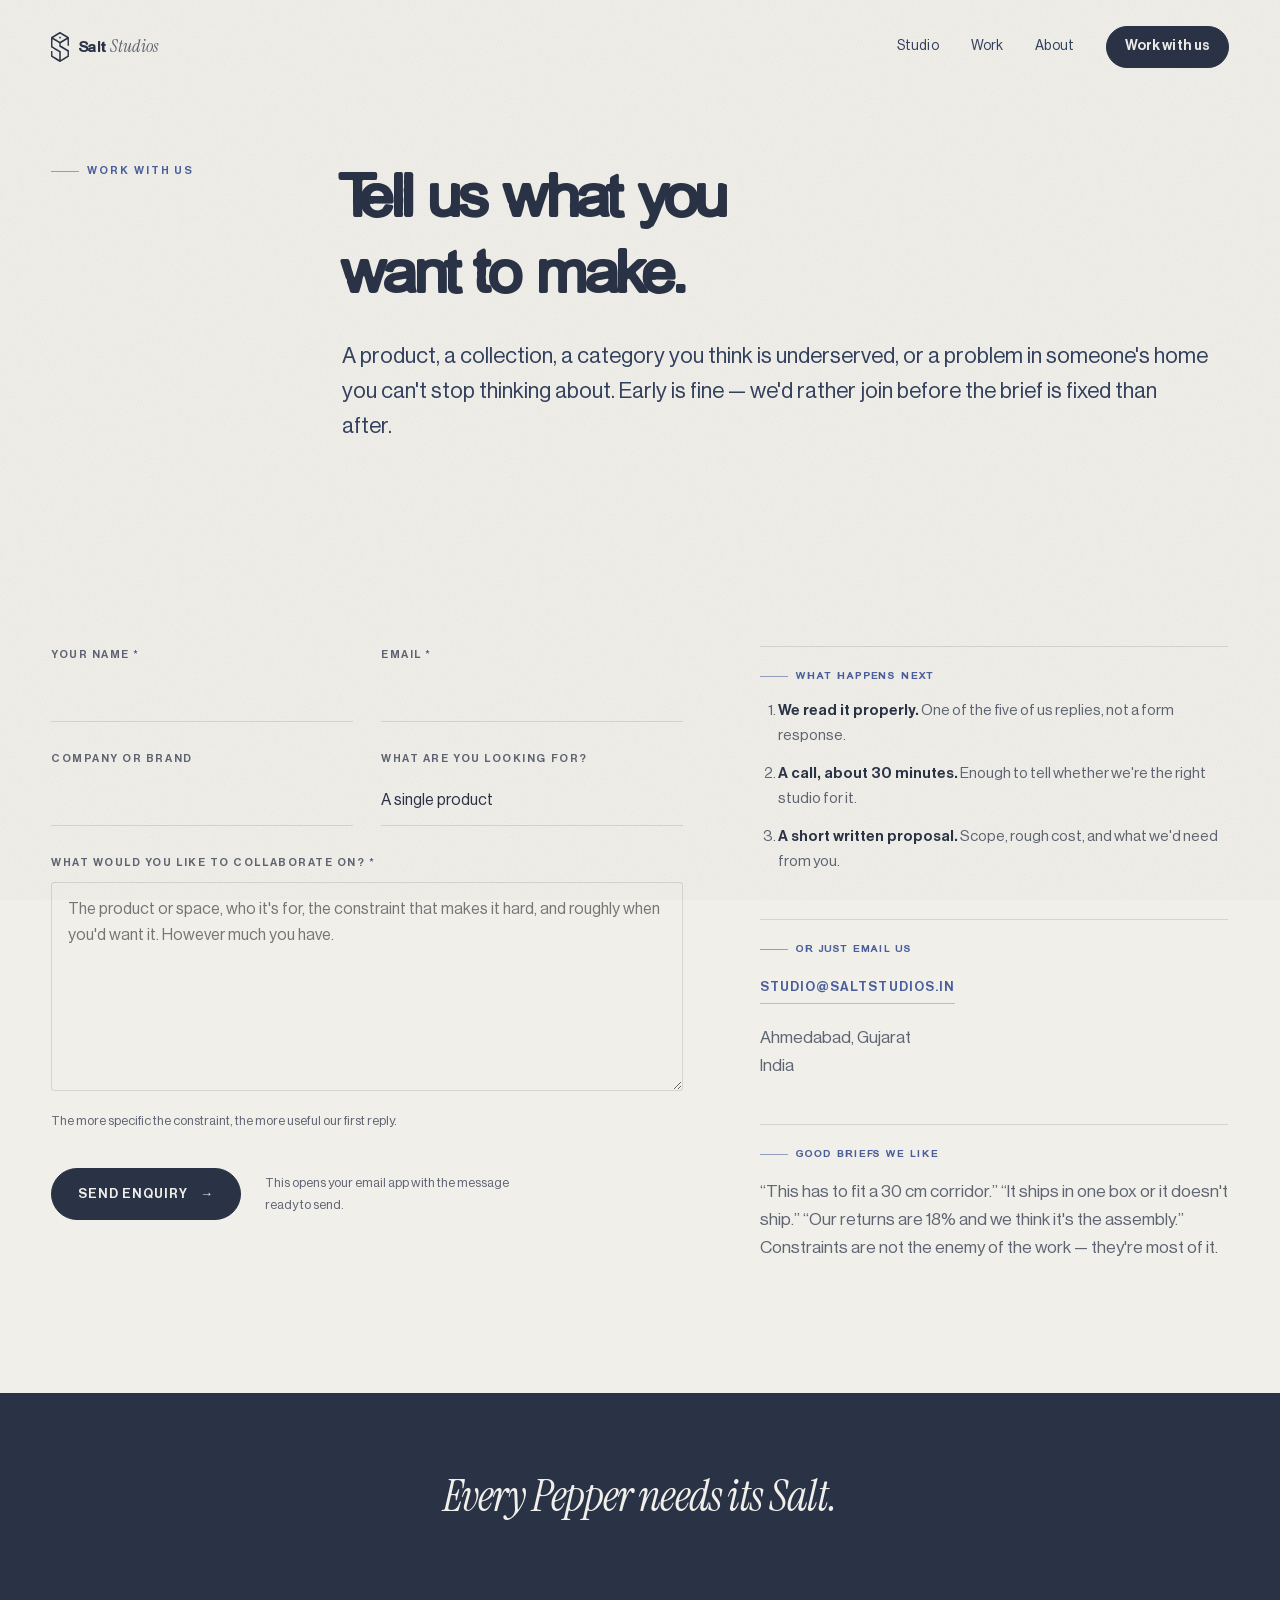
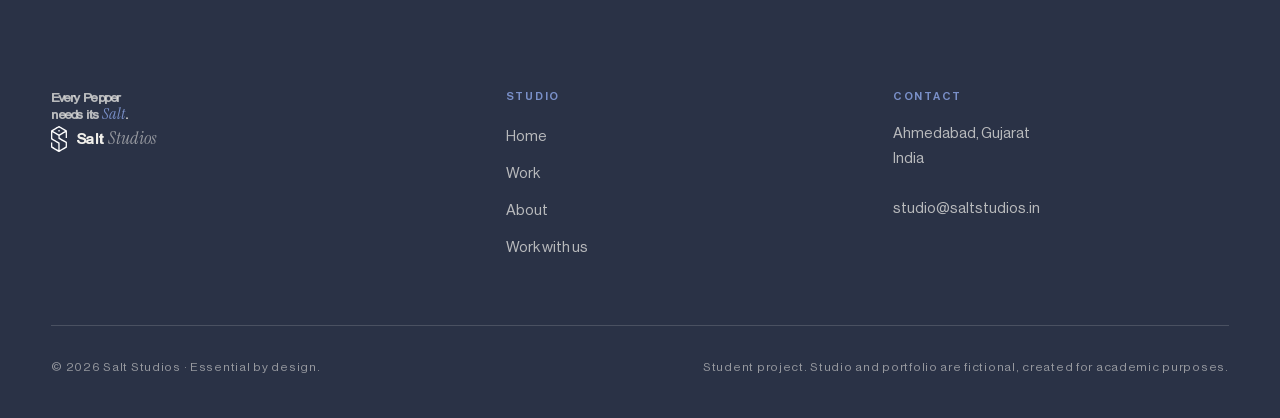
<file: contact.html>
<!DOCTYPE html>
<html lang="en" class="no-js">
<head>
<meta charset="utf-8">
<meta name="viewport" content="width=device-width, initial-scale=1">
<title>Work with us — Salt Studios</title>
<meta name="description" content="Tell Salt Studios about the product, collection or space you want to make. Furniture, storage and home décor for compact Indian homes.">
<meta name="theme-color" content="#F0EFEA">

<link rel="icon" href="assets/img/favicon.svg">

<!-- BODY FONT — Neue Haas Grotesk Display Pro, self-hosted from
     assets/fonts/ via @font-face in salt.css. Nothing to add here.
     To serve it from an Adobe Fonts kit instead, paste that kit's <link>
     here and move "neue-haas-grotesk-display" to the front of --sans. -->

<!-- HEADING FONT — Bootzy TM is self-hosted from assets/fonts/ via @font-face
     in salt.css. Nothing to add here. See assets/fonts/README.md. -->

<!-- ACCENT FONT — Instrument Serif Italic, for emphasis words and pull
     quotes. Bootzy has no italic, and this is what keeps the page from
     reading as one solid block of weight. -->
<link rel="preconnect" href="https://fonts.googleapis.com">
<link rel="preconnect" href="https://fonts.gstatic.com" crossorigin>
<link href="https://fonts.googleapis.com/css2?family=Instrument+Serif:ital@0;1&display=swap" rel="stylesheet">
<!-- Marks the document before first paint so the intro overlay arrives with
     the page rather than flashing in over it, and only on this session's
     first page. Without JS the class is never added and the overlay never
     shows. See .intro in salt.css and runIntro() in salt.js. -->
<script>try{if(!sessionStorage.getItem('salt-intro-seen'))document.documentElement.classList.add('intro-on')}catch(e){}</script>

<link rel="stylesheet" href="assets/css/salt.css?v=20260922f">
</head>

<body>
<div class="intro" aria-hidden="true"><canvas></canvas></div>
<div class="progress" aria-hidden="true"></div>
<a class="skip" href="#main">Skip to content</a>

<header class="site-head">
  <div class="site-head__in wrap">
    <a class="brand" href="index.html">
      <span class="brand__mark"><img src="assets/img/logomark.svg" alt=""><svg viewBox="0 0 24 24" aria-hidden="true">
        <rect x="8.5" y="3.5" width="7" height="7" transform="rotate(45 12 7)"/>
        <path d="M12 13.5 15.5 17 12 20.5 8.5 17Z"/>
      </svg></span>
      <span class="brand__name">Salt <em>Studios</em></span>
    </a>
    <nav class="nav" aria-label="Primary">
      <a href="index.html">Studio</a>
      <a href="work.html">Work</a>
      <a href="about.html">About</a>
      <a class="nav__cta" href="contact.html" aria-current="page"><span class="nav__cta-long">Work with us</span><span class="nav__cta-short">Enquire</span></a>
    </nav>
  </div>
</header>

<main id="main">

  <!-- ========================= PAGE HEAD ========================= -->
  <section class="section" style="padding-top:clamp(9rem,18vh,13rem);padding-bottom:0">
    <div class="wrap">
      <div class="head" style="margin-bottom:clamp(2.5rem,5vw,4rem)">
        <p class="eyebrow reveal">Work with us</p>
        <div class="head__body">
          <h1 class="t-h1 reveal">Tell us what you<br>want to make.</h1>
          <p class="t-lead reveal">
            A product, a collection, a category you think is underserved, or a
            problem in someone's home you can't stop thinking about. Early is fine —
            we'd rather join before the brief is fixed than after.
          </p>
        </div>
      </div>
    </div>
  </section>

  <!-- ========================= FORM ========================= -->
  <section class="section">
    <div class="wrap">
      <div class="enquiry">

        <form class="form reveal" id="enquiry-form" novalidate>
          <div class="field">
            <label for="f-name">Your name <span aria-hidden="true">*</span></label>
            <input id="f-name" name="name" type="text" autocomplete="name" required>
          </div>

          <div class="field">
            <label for="f-email">Email <span aria-hidden="true">*</span></label>
            <input id="f-email" name="email" type="email" autocomplete="email" required>
          </div>

          <div class="field">
            <label for="f-org">Company or brand</label>
            <input id="f-org" name="organisation" type="text" autocomplete="organization">
          </div>

          <div class="field">
            <label for="f-kind">What are you looking for?</label>
            <select id="f-kind" name="kind">
              <option>A single product</option>
              <option>A collection</option>
              <option>A category we haven't made yet</option>
              <option>Design consulting</option>
              <option>Still working it out</option>
            </select>
          </div>

          <div class="field field--full">
            <label for="f-brief">What would you like to collaborate on? <span aria-hidden="true">*</span></label>
            <textarea id="f-brief" name="brief" rows="7" required
              placeholder="The product or space, who it's for, the constraint that makes it hard, and roughly when you'd want it. However much you have."></textarea>
            <p class="field__hint">The more specific the constraint, the more useful our first reply.</p>
          </div>

          <div class="field field--full form__actions">
            <button class="btn" type="submit">
              <span>Send enquiry</span>
              <span class="btn__arrow" aria-hidden="true">→</span>
            </button>
            <p class="form__note" id="form-note" role="status" aria-live="polite">
              This opens your email app with the message ready to send.
            </p>
          </div>
        </form>

        <aside class="enquiry__side reveal">
          <div class="side-block">
            <h2 class="eyebrow">What happens next</h2>
            <ol class="steps">
              <li><strong>We read it properly.</strong> One of the five of us replies, not a form response.</li>
              <li><strong>A call, about 30 minutes.</strong> Enough to tell whether we're the right studio for it.</li>
              <li><strong>A short written proposal.</strong> Scope, rough cost, and what we'd need from you.</li>
            </ol>
          </div>

          <div class="side-block">
            <h2 class="eyebrow">Or just email us</h2>
            <p class="t-body">
              <a class="tlink" href="mailto:studio@saltstudios.in">studio@saltstudios.in</a>
            </p>
            <p class="t-body" style="margin-top:1.25rem">
              Ahmedabad, Gujarat<br>
              India
            </p>
          </div>

          <div class="side-block">
            <h2 class="eyebrow">Good briefs we like</h2>
            <p class="t-body">
              “This has to fit a 30 cm corridor.” “It ships in one box or it doesn't
              ship.” “Our returns are 18% and we think it's the assembly.”
              Constraints are not the enemy of the work — they're most of it.
            </p>
          </div>
        </aside>

      </div>
    </div>
  </section>

  <!-- ========================= CTA ========================= -->
  <section class="section section--tight section--ink">
    <div class="wrap u-center">
      <blockquote class="t-quote reveal" style="margin-inline:auto;max-width:22ch;color:var(--paper)">
        Every Pepper needs its Salt.
      </blockquote>
    </div>
  </section>

</main>

<footer class="site-foot">
  <div class="wrap foot">
    <div class="foot__top">
      <div>
        <p class="foot__wordmark">Every Pepper<br>needs its <em>Salt</em>.</p>
        <a class="brand" href="index.html">
          <span class="brand__mark"><img src="assets/img/logomark.svg" alt=""><svg viewBox="0 0 24 24" aria-hidden="true">
            <rect x="8.5" y="3.5" width="7" height="7" transform="rotate(45 12 7)"/>
            <path d="M12 13.5 15.5 17 12 20.5 8.5 17Z"/>
          </svg></span>
          <span class="brand__name">Salt <em>Studios</em></span>
        </a>
      </div>
      <div>
        <h4>Studio</h4>
        <ul>
          <li><a href="index.html">Home</a></li>
          <li><a href="work.html">Work</a></li>
          <li><a href="about.html">About</a></li>
          <li><a href="contact.html">Work with us</a></li>
        </ul>
      </div>
      <div>
        <h4>Contact</h4>
        <p>
          Ahmedabad, Gujarat<br>
          India<br><br>
          <a href="mailto:studio@saltstudios.in">studio@saltstudios.in</a>
        </p>
      </div>
    </div>
    <div class="foot__bot">
      <span>© <span data-year>2026</span> Salt Studios · Essential by design.</span>
      <span>Student project. Studio and portfolio are fictional, created for academic purposes.</span>
    </div>
  </div>
</footer>

<script src="assets/js/salt.js?v=20260922f"></script>
</body>
</html>
</file>
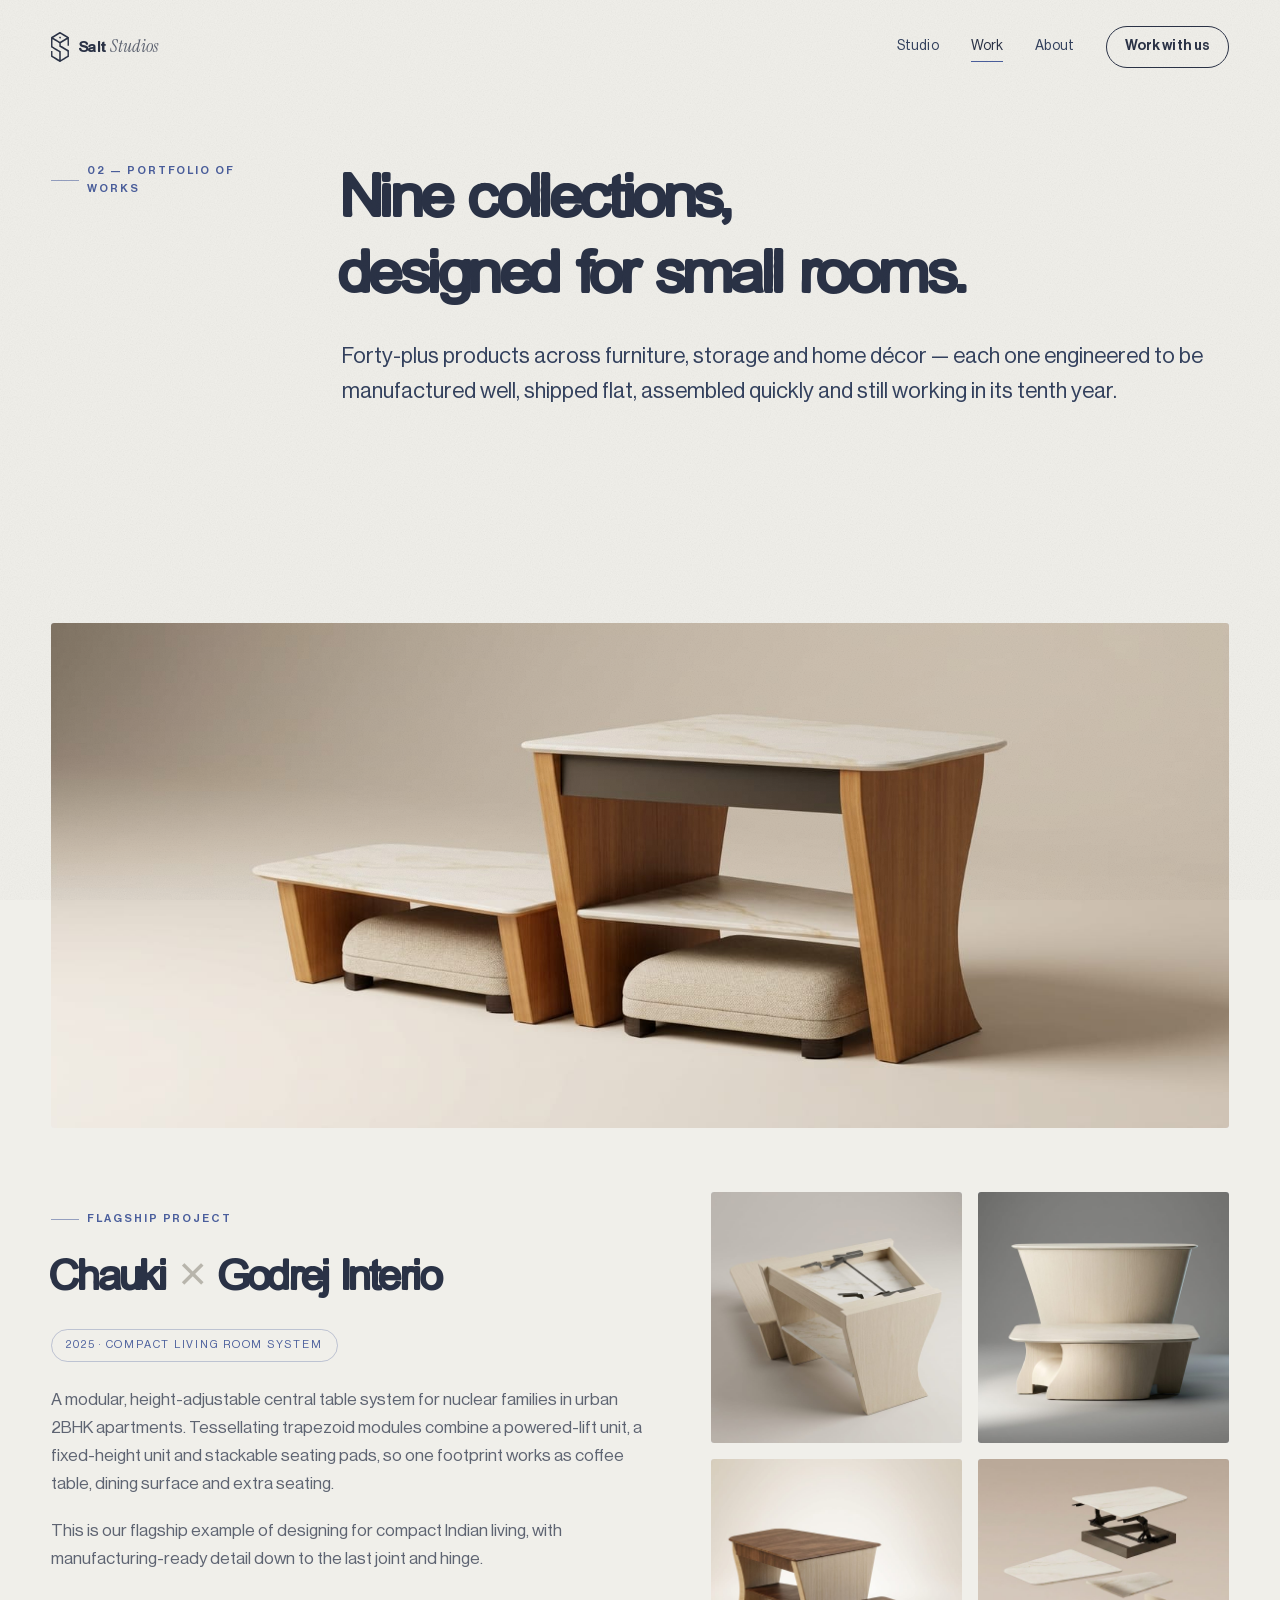
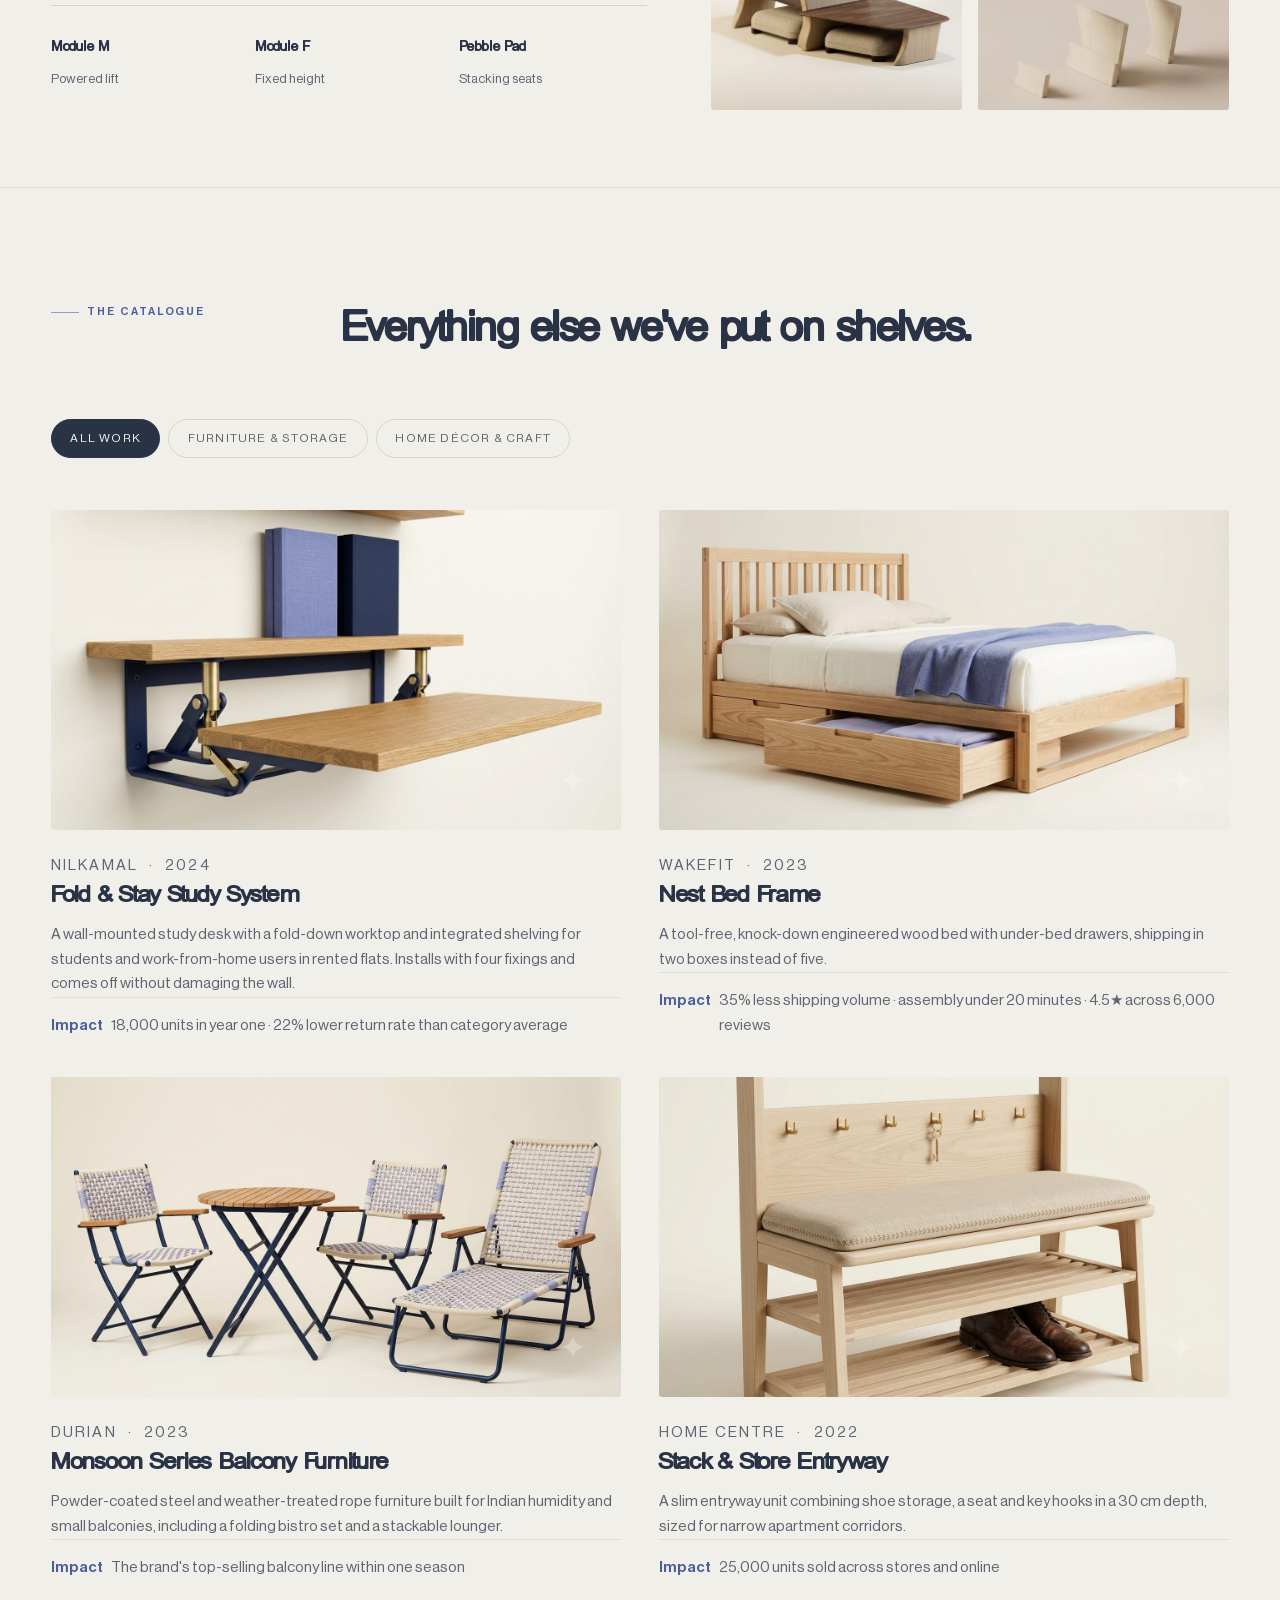
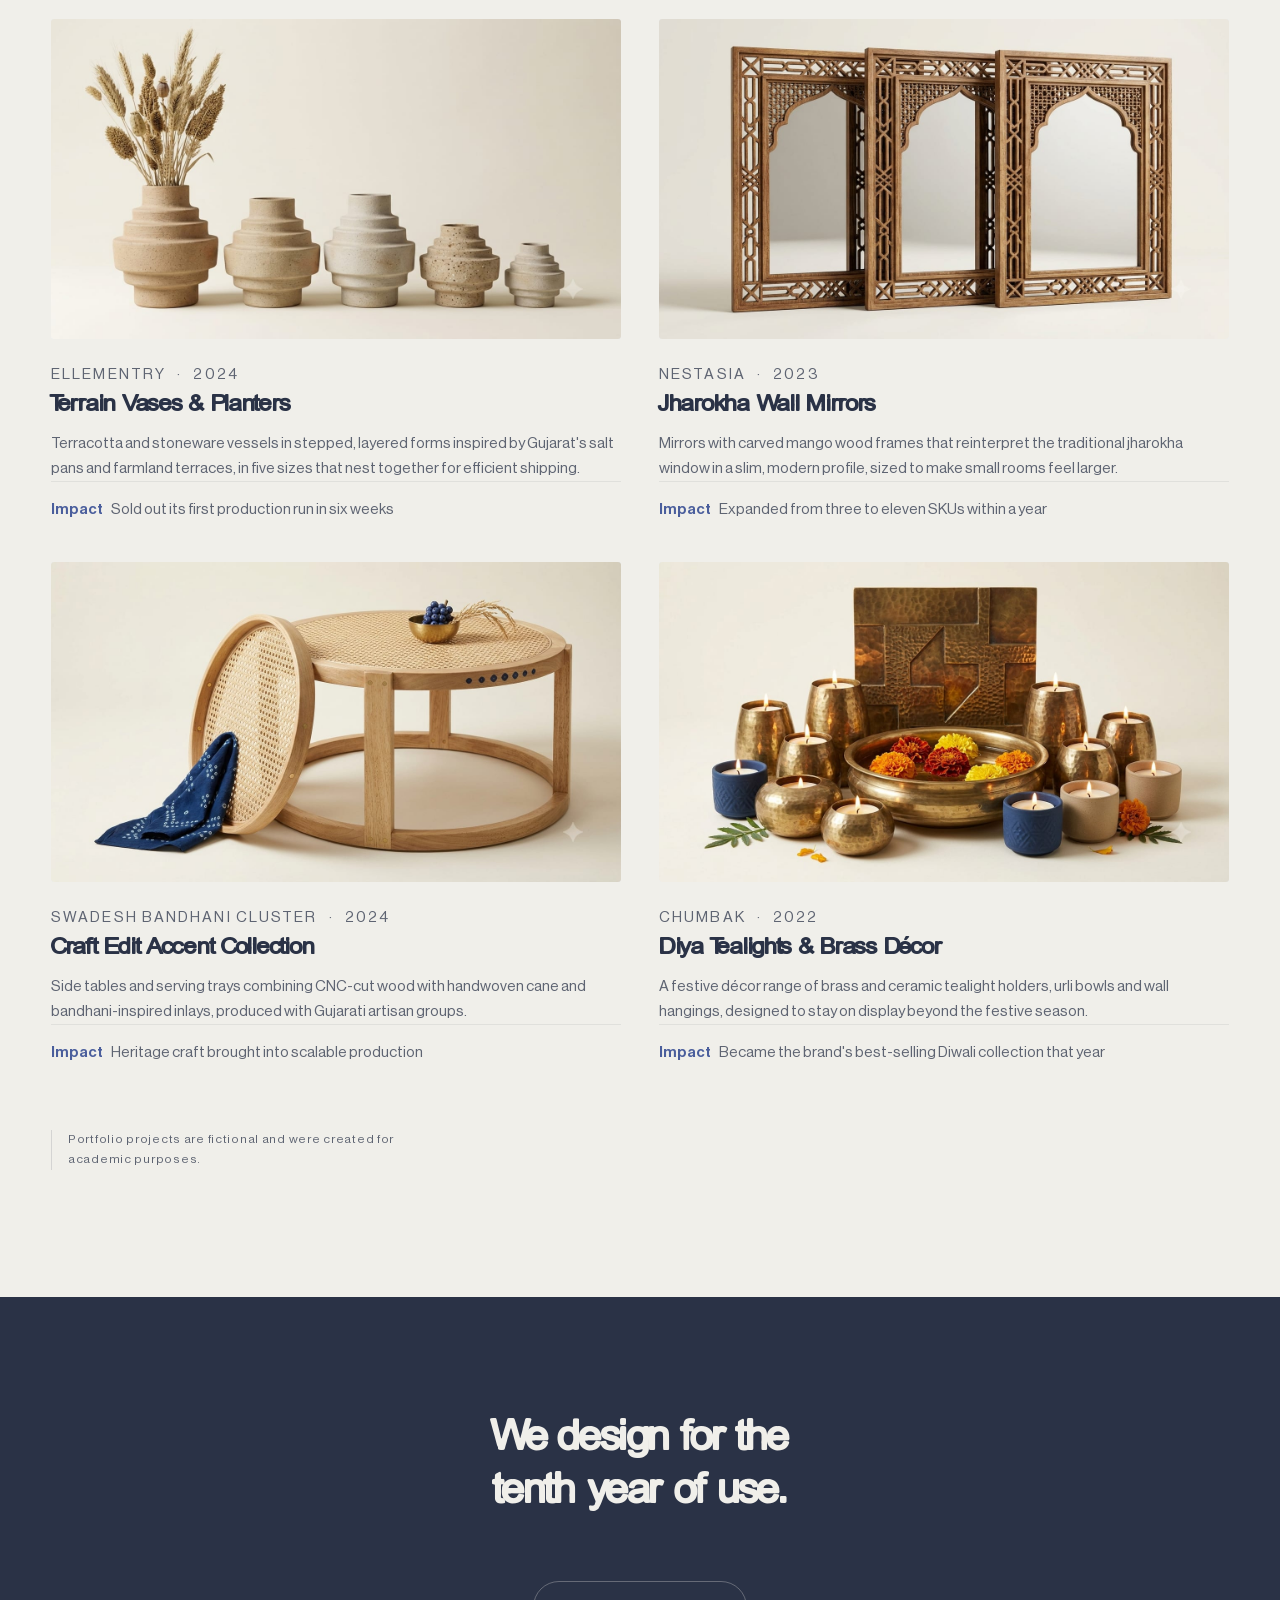
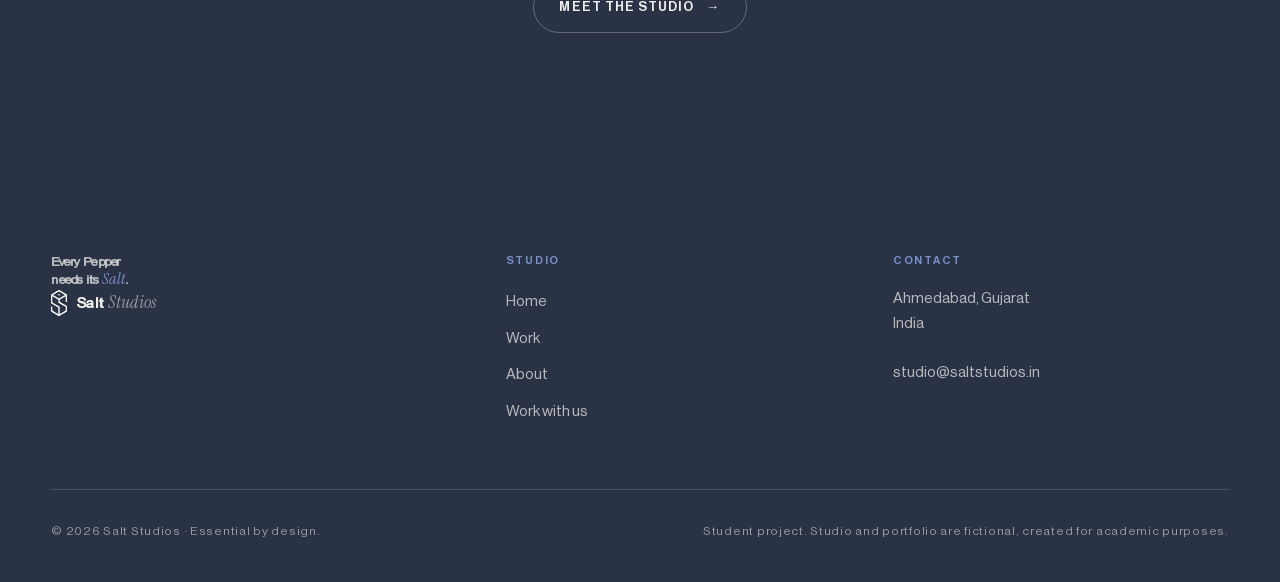
<file: work.html>
<!DOCTYPE html>
<html lang="en" class="no-js">
<head>
<meta charset="utf-8">
<meta name="viewport" content="width=device-width, initial-scale=1">
<title>Work — Salt Studios</title>
<meta name="description" content="Nine collections in production across furniture, storage and home décor, designed by Salt Studios for compact Indian homes.">
<meta name="theme-color" content="#F0EFEA">

<link rel="icon" href="assets/img/favicon.svg">

<!-- BODY FONT — Neue Haas Grotesk Display Pro, self-hosted from
     assets/fonts/ via @font-face in salt.css. Nothing to add here.
     To serve it from an Adobe Fonts kit instead, paste that kit's <link>
     here and move "neue-haas-grotesk-display" to the front of --sans. -->

<!-- HEADING FONT — Bootzy TM is self-hosted from assets/fonts/ via @font-face
     in salt.css. Nothing to add here. See assets/fonts/README.md. -->

<!-- ACCENT FONT — Instrument Serif Italic, for emphasis words and pull
     quotes. Bootzy has no italic, and this is what keeps the page from
     reading as one solid block of weight. -->
<link rel="preconnect" href="https://fonts.googleapis.com">
<link rel="preconnect" href="https://fonts.gstatic.com" crossorigin>
<link href="https://fonts.googleapis.com/css2?family=Instrument+Serif:ital@0;1&display=swap" rel="stylesheet">
<!-- Marks the document before first paint so the intro overlay arrives with
     the page rather than flashing in over it, and only on this session's
     first page. Without JS the class is never added and the overlay never
     shows. See .intro in salt.css and runIntro() in salt.js. -->
<script>try{if(!sessionStorage.getItem('salt-intro-seen'))document.documentElement.classList.add('intro-on')}catch(e){}</script>

<link rel="stylesheet" href="assets/css/salt.css?v=20260922f">
</head>

<body>
<div class="intro" aria-hidden="true"><canvas></canvas></div>
<div class="progress" aria-hidden="true"></div>
<a class="skip" href="#main">Skip to content</a>

<header class="site-head">
  <div class="site-head__in wrap">
    <a class="brand" href="index.html">
      <span class="brand__mark"><img src="assets/img/logomark.svg" alt=""><svg viewBox="0 0 24 24" aria-hidden="true">
        <rect x="8.5" y="3.5" width="7" height="7" transform="rotate(45 12 7)"/>
        <path d="M12 13.5 15.5 17 12 20.5 8.5 17Z"/>
      </svg></span>
      <span class="brand__name">Salt <em>Studios</em></span>
    </a>
    <nav class="nav" aria-label="Primary">
      <a href="index.html">Studio</a>
      <a href="work.html" aria-current="page">Work</a>
      <a href="about.html">About</a>
      <a class="nav__cta" href="contact.html"><span class="nav__cta-long">Work with us</span><span class="nav__cta-short">Enquire</span></a>
    </nav>
  </div>
</header>

<main id="main">

  <!-- ========================= PAGE HEAD ========================= -->
  <section class="section" style="padding-top:clamp(9rem,18vh,13rem)">
    <div class="wrap">
      <div class="head" style="margin-bottom:0">
        <p class="eyebrow reveal">02 — Portfolio of works</p>
        <div class="head__body">
          <h1 class="t-h1 reveal">Nine collections,<br>designed for small rooms.</h1>
          <p class="t-lead reveal">
            Forty-plus products across furniture, storage and home décor — each one
            engineered to be manufactured well, shipped flat, assembled quickly and
            still working in its tenth year.
          </p>
        </div>
      </div>
    </div>
  </section>

  <!-- ========================= FLAGSHIP ========================= -->
  <section class="section section--tight">
    <div class="wrap">
      <figure class="slot slot--pano reveal reveal--media">
        <img src="assets/img/chauki-wide.jpg" alt="Both Chauki modules together — the powered-lift unit in walnut and marble beside the fixed-height module" loading="lazy">
      </figure>

      <div id="chauki" class="feature u-mt-l">
        <div class="feature__body">
          <p class="eyebrow reveal">Flagship project</p>
          <h2 class="t-h2 reveal">Chauki <span style="color:var(--warm-gray)">×</span> Godrej Interio</h2>
          <p class="reveal"><span class="feature__tag">2025 · Compact living room system</span></p>
          <p class="t-body reveal">
            A modular, height-adjustable central table system for nuclear families in
            urban 2BHK apartments. Tessellating trapezoid modules combine a
            powered-lift unit, a fixed-height unit and stackable seating pads, so one
            footprint works as coffee table, dining surface and extra seating.
          </p>
          <p class="t-body reveal">
            This is our flagship example of designing for compact Indian living, with
            manufacturing-ready detail down to the last joint and hinge.
          </p>
          <div class="modules reveal">
            <div class="module"><strong>Module M</strong><span>Powered lift</span></div>
            <div class="module"><strong>Module F</strong><span>Fixed height</span></div>
            <div class="module"><strong>Pebble Pad</strong><span>Stacking seats</span></div>
          </div>
        </div>

        <div class="feature__media">
          <div class="grid grid--2" style="gap:1rem">
            <figure class="slot slot--square reveal reveal--media">
              <img src="assets/img/chauki-detail-01.jpg" alt="The powered lift mechanism installed beneath the Chauki tabletop" loading="lazy">
            </figure>
            <figure class="slot slot--square reveal reveal--media">
              <img src="assets/img/chauki-detail-02.jpg" alt="Front elevation: the fixed-height module nesting beneath the taller lift unit" loading="lazy">
            </figure>
            <figure class="slot slot--square reveal reveal--media">
              <img src="assets/img/chauki-detail-03.jpg" alt="Pebble Pad seats tucked under both Chauki modules" loading="lazy">
            </figure>
            <figure class="slot slot--square reveal reveal--media">
              <img src="assets/img/chauki-detail-04.jpg" alt="Chauki exploded — marble tops, the lift frame and the four shaped legs" loading="lazy">
            </figure>
          </div>
        </div>
      </div>
    </div>
  </section>

  <!-- ========================= CATALOGUE ========================= -->
  <section class="section section--rule">
    <div class="wrap">

      <div class="head">
        <p class="eyebrow reveal">The catalogue</p>
        <div class="head__body">
          <h2 class="t-h2 reveal">Everything else we've put on shelves.</h2>
        </div>
      </div>

      <div class="filters reveal" role="group" aria-label="Filter projects">
        <button class="filter" type="button" data-filter="all" aria-pressed="true">All work</button>
        <button class="filter" type="button" data-filter="furniture" aria-pressed="false">Furniture &amp; storage</button>
        <button class="filter" type="button" data-filter="decor" aria-pressed="false">Home décor &amp; craft</button>
      </div>

      <div class="grid grid--2">

        <!-- ---------------- Furniture & storage ---------------- -->
        <article id="fold-and-stay" class="card reveal" data-cat="furniture">
          <div class="card__media">
            <figure class="slot slot--wide">
              <img src="assets/img/fold-and-stay.jpg" alt="The Fold & Stay worktop folded down on navy steel and brass brackets, a fixed shelf above holding books" loading="lazy">
            </figure>
          </div>
          <p class="card__meta"><span>Nilkamal</span> · <span>2024</span></p>
          <h3 class="t-h3">Fold &amp; Stay Study System</h3>
          <p>
            A wall-mounted study desk with a fold-down worktop and integrated shelving
            for students and work-from-home users in rented flats. Installs with four
            fixings and comes off without damaging the wall.
          </p>
          <p class="card__impact"><b>Impact</b> 18,000 units in year one · 22% lower return rate than category average</p>
        </article>

        <article id="nest-bed" class="card reveal" data-cat="furniture">
          <div class="card__media">
            <figure class="slot slot--wide">
              <img src="assets/img/nest-bed.jpg" alt="The Nest bed frame in pale ash, one under-bed drawer pulled open showing folded linen" loading="lazy">
            </figure>
          </div>
          <p class="card__meta"><span>Wakefit</span> · <span>2023</span></p>
          <h3 class="t-h3">Nest Bed Frame</h3>
          <p>
            A tool-free, knock-down engineered wood bed with under-bed drawers,
            shipping in two boxes instead of five.
          </p>
          <p class="card__impact"><b>Impact</b> 35% less shipping volume · assembly under 20 minutes · 4.5★ across 6,000 reviews</p>
        </article>

        <article id="monsoon-series" class="card reveal" data-cat="furniture">
          <div class="card__media">
            <figure class="slot slot--wide">
              <img src="assets/img/monsoon-series.jpg" alt="The Monsoon Series: a folding table and two chairs in navy steel and woven rope, with the stackable lounger" loading="lazy">
            </figure>
          </div>
          <p class="card__meta"><span>Durian</span> · <span>2023</span></p>
          <h3 class="t-h3">Monsoon Series Balcony Furniture</h3>
          <p>
            Powder-coated steel and weather-treated rope furniture built for Indian
            humidity and small balconies, including a folding bistro set and a
            stackable lounger.
          </p>
          <p class="card__impact"><b>Impact</b> The brand's top-selling balcony line within one season</p>
        </article>

        <article id="stack-and-store" class="card reveal" data-cat="furniture">
          <div class="card__media">
            <figure class="slot slot--wide">
              <img src="assets/img/stack-and-store.jpg" alt="The Stack & Store entryway unit — cushioned bench, brass key hooks and two slatted shoe shelves" loading="lazy">
            </figure>
          </div>
          <p class="card__meta"><span>Home Centre</span> · <span>2022</span></p>
          <h3 class="t-h3">Stack &amp; Store Entryway</h3>
          <p>
            A slim entryway unit combining shoe storage, a seat and key hooks in a
            30 cm depth, sized for narrow apartment corridors.
          </p>
          <p class="card__impact"><b>Impact</b> 25,000 units sold across stores and online</p>
        </article>

        <!-- ---------------- Décor & craft ---------------- -->
        <article id="terrain-vases" class="card reveal" data-cat="decor">
          <div class="card__media">
            <figure class="slot slot--wide">
              <img src="assets/img/terrain-vases.jpg" alt="The Terrain collection: five stepped stoneware vessels in nesting sizes, the largest holding dried grasses" loading="lazy">
            </figure>
          </div>
          <p class="card__meta"><span>Ellementry</span> · <span>2024</span></p>
          <h3 class="t-h3">Terrain Vases &amp; Planters</h3>
          <p>
            Terracotta and stoneware vessels in stepped, layered forms inspired by
            Gujarat's salt pans and farmland terraces, in five sizes that nest
            together for efficient shipping.
          </p>
          <p class="card__impact"><b>Impact</b> Sold out its first production run in six weeks</p>
        </article>

        <article id="jharokha-mirrors" class="card reveal" data-cat="decor">
          <div class="card__media">
            <figure class="slot slot--wide">
              <img src="assets/img/jharokha-mirrors.jpg" alt="Three Jharokha mirrors in carved mango wood, their arched openings set in fretwork frames" loading="lazy">
            </figure>
          </div>
          <p class="card__meta"><span>Nestasia</span> · <span>2023</span></p>
          <h3 class="t-h3">Jharokha Wall Mirrors</h3>
          <p>
            Mirrors with carved mango wood frames that reinterpret the traditional
            jharokha window in a slim, modern profile, sized to make small rooms feel
            larger.
          </p>
          <p class="card__impact"><b>Impact</b> Expanded from three to eleven SKUs within a year</p>
        </article>

        <article id="craft-edit" class="card reveal" data-cat="decor">
          <div class="card__media">
            <figure class="slot slot--wide">
              <img src="assets/img/craft-edit.jpg" alt="The Craft Edit side table in cane and wood with indigo inlay, its removable tray top leaning against it" loading="lazy">
            </figure>
          </div>
          <p class="card__meta"><span>Swadesh Bandhani Cluster</span> · <span>2024</span></p>
          <h3 class="t-h3">Craft Edit Accent Collection</h3>
          <p>
            Side tables and serving trays combining CNC-cut wood with handwoven cane
            and bandhani-inspired inlays, produced with Gujarati artisan groups.
          </p>
          <p class="card__impact"><b>Impact</b> Heritage craft brought into scalable production</p>
        </article>

        <article id="diya-brass" class="card reveal" data-cat="decor">
          <div class="card__media">
            <figure class="slot slot--wide">
              <img src="assets/img/diya-brass.jpg" alt="Hammered brass tealight holders around an urli bowl of marigolds, with indigo and stoneware votives" loading="lazy">
            </figure>
          </div>
          <p class="card__meta"><span>Chumbak</span> · <span>2022</span></p>
          <h3 class="t-h3">Diya Tealights &amp; Brass Décor</h3>
          <p>
            A festive décor range of brass and ceramic tealight holders, urli bowls
            and wall hangings, designed to stay on display beyond the festive season.
          </p>
          <p class="card__impact"><b>Impact</b> Became the brand's best-selling Diwali collection that year</p>
        </article>

      </div>

      <p class="note u-mt-l reveal">
        Portfolio projects are fictional and were created for academic purposes.
      </p>
    </div>
  </section>

  <!-- ========================= CTA ========================= -->
  <section class="section section--ink">
    <div class="wrap u-center">
      <h2 class="t-h2 reveal" style="max-width:20ch;margin-inline:auto">We design for the tenth year of use.</h2>
      <p class="u-mt-l reveal">
        <a class="btn btn--ghost" href="about.html" style="--fg:var(--paper);border-color:color-mix(in srgb, var(--paper) 30%, transparent)">
          <span>Meet the studio</span>
          <span class="btn__arrow" aria-hidden="true">→</span>
        </a>
      </p>
    </div>
  </section>

</main>

<footer class="site-foot">
  <div class="wrap foot">
    <div class="foot__top">
      <div>
        <p class="foot__wordmark">Every Pepper<br>needs its <em>Salt</em>.</p>
        <a class="brand" href="index.html">
          <span class="brand__mark"><img src="assets/img/logomark.svg" alt=""><svg viewBox="0 0 24 24" aria-hidden="true">
            <rect x="8.5" y="3.5" width="7" height="7" transform="rotate(45 12 7)"/>
            <path d="M12 13.5 15.5 17 12 20.5 8.5 17Z"/>
          </svg></span>
          <span class="brand__name">Salt <em>Studios</em></span>
        </a>
      </div>
      <div>
        <h4>Studio</h4>
        <ul>
          <li><a href="index.html">Home</a></li>
          <li><a href="work.html">Work</a></li>
          <li><a href="about.html">About</a></li>
          <li><a href="contact.html">Work with us</a></li>
        </ul>
      </div>
      <div>
        <h4>Contact</h4>
        <p>
          Ahmedabad, Gujarat<br>
          India<br><br>
          <a href="mailto:studio@saltstudios.in">studio@saltstudios.in</a>
        </p>
      </div>
    </div>
    <div class="foot__bot">
      <span>© <span data-year>2026</span> Salt Studios · Essential by design.</span>
      <span>Student project. Studio and portfolio are fictional, created for academic purposes.</span>
    </div>
  </div>
</footer>

<script src="assets/js/salt.js?v=20260922f"></script>
</body>
</html>
</file>
<file: assets/css/salt.css>
/* ==========================================================================
   SALT STUDIOS — salt.css
   Palette and type lifted from the Studio Identity deck (Periwinkle).
   Single stylesheet, no build step.
   ========================================================================== */

/* --------------------------------------------------------------------------
   0. Webfonts
   -------------------------------------------------------------------------- */

/* Bootzy TM (Type Mania) — headings. Self-hosted from assets/fonts/.
   local() first so a desktop install is used without a download.
   One weight (400), no italic — italics come from --serif below. */
@font-face {
  font-family: "Bootzy TM";
  src: local("Bootzy TM"), local("BootzyTM"),
       url("../fonts/BootzyTM.woff2") format("woff2"),
       url("../fonts/BootzyTM.woff") format("woff"),
       url("../fonts/BootzyTM.ttf") format("truetype");
  font-weight: 400;
  font-style: normal;
  font-display: swap;
}

/* Neue Haas Grotesk Display Pro — body, self-hosted from assets/fonts/.
   Converted from the supplied TTFs to WOFF2 (806 KB -> 209 KB, 74% smaller).

   Browsers only download a face that is actually used, so declaring the
   full set costs nothing — each rule is a menu entry, not a request.

   Neue Haas names map to CSS numbers as: Thin 250, Light 300, Roman 400,
   Medium 500, Bold 700, Black 900. The file uses those numbers, never the
   names, so ask for 400 rather than "Roman". */
@font-face {
  font-family: "Neue Haas Grotesk Display Pro";
  src: url("../fonts/NeueHaasDisplay-Thin.woff2") format("woff2");
  font-weight: 250; font-style: normal; font-display: swap;
}
@font-face {
  font-family: "Neue Haas Grotesk Display Pro";
  src: url("../fonts/NeueHaasDisplay-Light.woff2") format("woff2");
  font-weight: 300; font-style: normal; font-display: swap;
}
@font-face {
  font-family: "Neue Haas Grotesk Display Pro";
  src: url("../fonts/NeueHaasDisplay-Roman.woff2") format("woff2");
  font-weight: 400; font-style: normal; font-display: swap;
}
@font-face {
  font-family: "Neue Haas Grotesk Display Pro";
  src: url("../fonts/NeueHaasDisplay-RomanItalic.woff2") format("woff2");
  font-weight: 400; font-style: italic; font-display: swap;
}
@font-face {
  font-family: "Neue Haas Grotesk Display Pro";
  src: url("../fonts/NeueHaasDisplay-Medium.woff2") format("woff2");
  font-weight: 500; font-style: normal; font-display: swap;
}
@font-face {
  font-family: "Neue Haas Grotesk Display Pro";
  src: url("../fonts/NeueHaasDisplay-Bold.woff2") format("woff2");
  font-weight: 700; font-style: normal; font-display: swap;
}
@font-face {
  font-family: "Neue Haas Grotesk Display Pro";
  src: url("../fonts/NeueHaasDisplay-BoldItalic.woff2") format("woff2");
  font-weight: 700; font-style: italic; font-display: swap;
}
@font-face {
  font-family: "Neue Haas Grotesk Display Pro";
  src: url("../fonts/NeueHaasDisplay-Black.woff2") format("woff2");
  font-weight: 900; font-style: normal; font-display: swap;
}

/* --------------------------------------------------------------------------
   1. Tokens
   -------------------------------------------------------------------------- */
:root {
  color-scheme: light;

  /* Ink */
  --ink:        #2A3246;
  --ink-soft:   #33415E;
  --slate:      #5E6472;

  /* Ground */
  --paper:      #F0EFEA;
  --paper-lift: #F7F6F3;
  --white:      #FFFFFF;

  /* Periwinkle */
  --peri:       #7A90C9;
  --peri-deep:  #4A5E9C;
  --peri-light: #D3DBF0;
  --peri-wash:  #E7ECF8;

  /* Warm neutrals */
  --sand:       #E0D2C7;
  --warm-gray:  #B8B5AC;

  /* Lines */
  --rule:       color-mix(in srgb, var(--ink) 14%, transparent);
  --rule-soft:  color-mix(in srgb, var(--ink) 8%, transparent);

  /* Type */

  /* Headings — Bootzy TM. "Bootzy TM" is the @font-face name for visitors;
     the bare "Bootzy" picks up a desktop install so YOU see it locally even
     before the webfont files land. Arial Black keeps the heavy display
     silhouette when neither is available. */
  --display: "Bootzy TM", "Bootzy", "Arial Black", "Helvetica Neue", Helvetica, sans-serif;

  /* Body — Neue Haas Grotesk Display Pro, self-hosted (see @font-face above).
     Helvetica/Arial is the right fallback: Neue Haas Grotesk is Helvetica's
     own redesign, so the page holds its proportions if the fonts fail.
     To switch to an Adobe Fonts kit later, put "neue-haas-grotesk-display"
     at the front of this list. */
  --sans: "Neue Haas Grotesk Display Pro", "neue-haas-grotesk-display",
          "Helvetica Neue", Helvetica, Arial, sans-serif;

  /* Accents — Bootzy has no italic (italic angle 0, confirmed in the file),
     and the page needs relief from its weight. A high-contrast serif italic
     is the counterweight: light where Bootzy is heavy, curved where it's
     blunt. Used for emphasis words and pull quotes only, never for running
     text. */
  --serif: "Instrument Serif", "Iowan Old Style", Georgia, "Times New Roman", serif;

  /* Metrics */
  --gutter: clamp(1.25rem, 4vw, 4rem);
  --maxw: 1280px;
  --measure: 62ch;

  /* Motion */
  --ease: cubic-bezier(0.22, 1, 0.36, 1);
  --ease-soft: cubic-bezier(0.4, 0, 0.2, 1);
}

/* --------------------------------------------------------------------------
   2. Reset
   -------------------------------------------------------------------------- */
*, *::before, *::after { box-sizing: border-box; }

html {
  -webkit-text-size-adjust: 100%;
  scroll-behavior: smooth;
}

body {
  margin: 0;
  background: var(--paper);
  color: var(--ink);
  font-family: var(--sans);
  font-size: clamp(1rem, 0.96rem + 0.2vw, 1.0625rem);
  line-height: 1.65;
  /* Regular. Light read too thin against Bootzy's weight — the page lost its
     spine. Thin is reserved for large type, where it holds up. */
  font-weight: 400;
  -webkit-font-smoothing: antialiased;
  text-rendering: optimizeLegibility;
  overflow-x: hidden;
}

img, svg, video { max-width: 100%; display: block; }
button, input, select { font: inherit; color: inherit; }
a { color: inherit; }

::selection { background: var(--peri-light); color: var(--ink); }

/* Paper grain — one inline SVG, no asset request. */
body::before {
  content: "";
  position: fixed;
  inset: 0;
  z-index: 9998;
  pointer-events: none;
  opacity: 0.5;
  mix-blend-mode: multiply;
  background-image: url("data:image/svg+xml,%3Csvg xmlns='http://www.w3.org/2000/svg' width='180' height='180'%3E%3Cfilter id='n'%3E%3CfeTurbulence type='fractalNoise' baseFrequency='0.85' numOctaves='3' stitchTiles='stitch'/%3E%3CfeColorMatrix type='saturate' values='0'/%3E%3C/filter%3E%3Crect width='180' height='180' filter='url(%23n)' opacity='0.22'/%3E%3C/svg%3E");
}

/* --------------------------------------------------------------------------
   3. Typography
   -------------------------------------------------------------------------- */
h1, h2, h3, h4 {
  font-family: var(--display);
  font-weight: 400;
  line-height: 1.08;
  letter-spacing: -0.01em;
  margin: 0;
  text-wrap: balance;
  /* Bootzy ships three stylistic sets and shuffles between them so repeated
     letters don't look mechanical. That runs off contextual alternates, so
     keep calt on. To pin one set instead, add "ss01" 1 (or ss02 / ss03). */
  font-feature-settings: "calt" 1;
}

.t-display {
  font-size: clamp(3rem, 1.2rem + 7.6vw, 8.5rem);
  line-height: 0.94;
  letter-spacing: -0.035em;
}

.t-h1 { font-size: clamp(2.25rem, 1.3rem + 3.9vw, 4.75rem); }
.t-h2 { font-size: clamp(1.75rem, 1.2rem + 2.3vw, 3.25rem); }
.t-h3 { font-size: clamp(1.25rem, 1.05rem + 0.85vw, 1.75rem); line-height: 1.2; }

.t-lead {
  font-size: clamp(1.0625rem, 1rem + 0.5vw, 1.375rem);
  line-height: 1.6;
  color: var(--ink-soft);
  max-width: var(--measure);
}

.t-body { color: var(--slate); max-width: var(--measure); }
.t-body + .t-body { margin-top: 1.1em; }

/* ---- Serif italic accents -----------------------------------------------
   The counterweight to Bootzy. Every emphasis word and pull quote sits in
   Instrument Serif Italic: a real italic, not a synthesised slant, and light
   enough to open up a page that is otherwise carrying a lot of weight.
   Set slightly larger than its surroundings because a high-contrast serif
   reads smaller than a heavy grotesque at matched size. */
.serif-em,
.hero__title em,
.pin__text .w--accent,
.foot__wordmark em,
.brand__name em {
  font-family: var(--serif);
  font-style: italic;
  font-weight: 400;
  font-size: 1.05em;
  letter-spacing: 0;
}

.t-quote {
  font-family: var(--serif);
  font-style: italic;
  font-weight: 400;
  font-size: clamp(1.5rem, 1rem + 2.2vw, 3rem);
  line-height: 1.22;
  letter-spacing: -0.02em;
  color: var(--ink);
  margin: 0;
  text-wrap: balance;
}

/* Eyebrow / section label */
.eyebrow {
  display: flex;
  align-items: center;
  gap: 0.7em;
  font-size: 0.6875rem;
  font-weight: 500;
  letter-spacing: 0.18em;
  text-transform: uppercase;
  color: var(--peri-deep);
  margin: 0 0 1.5rem;
}
.eyebrow::before {
  content: "";
  width: 1.75rem;
  height: 1px;
  background: currentColor;
  opacity: 0.55;
  flex: none;
}
.eyebrow--plain::before { display: none; }

.num {
  font-variant-numeric: tabular-nums;
  font-feature-settings: "tnum";
}

/* --------------------------------------------------------------------------
   4. Layout
   -------------------------------------------------------------------------- */
.wrap {
  width: 100%;
  max-width: var(--maxw);
  margin-inline: auto;
  padding-inline: var(--gutter);
}

.section { padding-block: clamp(4.5rem, 9vw, 9rem); }
.section--tight { padding-block: clamp(3rem, 6vw, 5.5rem); }
.section--rule { border-top: 1px solid var(--rule-soft); }
.section--ink { background: var(--ink); color: var(--paper); }
.section--ink .t-body,
.section--ink .t-lead { color: color-mix(in srgb, var(--paper) 72%, transparent); }
.section--ink .eyebrow { color: var(--peri); }
.section--lift { background: var(--paper-lift); }

.grid { display: grid; gap: clamp(1.5rem, 3vw, 2.75rem); }
.grid--2 { grid-template-columns: repeat(2, 1fr); }
.grid--3 { grid-template-columns: repeat(3, 1fr); }
.grid--4 { grid-template-columns: repeat(4, 1fr); }

/* Section head: label left, content right */
.head {
  display: grid;
  grid-template-columns: minmax(0, 15rem) minmax(0, 1fr);
  gap: clamp(1.5rem, 4vw, 4rem);
  align-items: start;
  margin-bottom: clamp(2.5rem, 5vw, 4.5rem);
}
.head__body > * + * { margin-top: 1.5rem; }

@media (max-width: 900px) {
  .grid--3, .grid--4 { grid-template-columns: repeat(2, 1fr); }
  .head { grid-template-columns: 1fr; }
}
@media (max-width: 600px) {
  .grid--2, .grid--3, .grid--4 { grid-template-columns: 1fr; }
}

/* --------------------------------------------------------------------------
   4b. Intro overlay
   Salt falls and fills the screen, then clears onto the site. Hidden unless
   the inline <head> script has added .intro-on, which it only does on the
   session's first page — so without JS, on a repeat page, or with reduced
   motion, none of this applies and the site is simply there.
   -------------------------------------------------------------------------- */
.intro { display: none; }

.intro-on { overflow: hidden; }          /* hold the page still underneath */
.intro-on.intro-done { overflow: visible; }

.intro-on .intro {
  display: block;
  position: fixed;
  inset: 0;
  z-index: 10001;                        /* over the progress bar and header */
  background: var(--ink);
  /* Failsafe. If salt.js never runs, or runs but is a stale cached copy that
     predates the intro, this clears the overlay rather than sealing the site
     shut behind it. The intro itself is done by ~2.1s, so 3s is a comfortable
     margin and a far shorter wait than 5s if it ever does fire. */
  animation: intro-failsafe 0.7s 3s forwards;
}

.intro canvas { display: block; width: 100%; height: 100%; }

.intro.is-done {
  animation: none;
  opacity: 0;
  visibility: hidden;
  transition: opacity 0.6s var(--ease), visibility 0s linear 0.6s;
}

@keyframes intro-failsafe {
  to { opacity: 0; visibility: hidden; }
}

@media (prefers-reduced-motion: reduce) {
  .intro-on { overflow: visible; }
  .intro-on .intro { display: none; }
}

/* --------------------------------------------------------------------------
   5. Header / nav
   -------------------------------------------------------------------------- */
.progress {
  position: fixed;
  top: 0; left: 0;
  height: 2px;
  width: 100%;
  transform-origin: 0 50%;
  transform: scaleX(var(--sp, 0));
  background: var(--peri-deep);
  z-index: 10000;
  pointer-events: none;
}

.site-head {
  position: fixed;
  top: 0; left: 0; right: 0;
  z-index: 9000;
  padding-block: clamp(1rem, 2vw, 1.6rem);
  transition: padding 0.45s var(--ease), background-color 0.45s var(--ease), box-shadow 0.45s var(--ease);
}
.site-head::before {
  content: "";
  position: absolute;
  inset: 0;
  background: color-mix(in srgb, var(--paper) 82%, transparent);
  backdrop-filter: blur(14px) saturate(1.1);
  -webkit-backdrop-filter: blur(14px) saturate(1.1);
  border-bottom: 1px solid var(--rule-soft);
  opacity: 0;
  transition: opacity 0.45s var(--ease);
}
.site-head.is-stuck { padding-block: 0.75rem; }
.site-head.is-stuck::before { opacity: 1; }

.site-head__in {
  position: relative;
  display: flex;
  align-items: center;
  justify-content: space-between;
  gap: 2rem;
}

/* Wordmark */
.brand {
  display: inline-flex;
  align-items: center;
  gap: 0.625rem;
  text-decoration: none;
  color: var(--ink);
}
/* The mark swaps to assets/img/logomark.svg once that file exists; the inline
   SVG beneath it stands in until then. */
/* The logomark is portrait (roughly 3:5), so the box matches its proportion
   rather than squashing it into a square. Height is em-based so it tracks the
   wordmark if that ever resizes. */
.brand__mark {
  position: relative;
  display: block;
  height: 1.75em;
  aspect-ratio: 280.8 / 469.7;
  flex: none;
}
.brand__mark svg,
.brand__mark img { display: block; width: 100%; height: 100%; object-fit: contain; }
.brand__mark img { display: none; }
.brand.has-logo .brand__mark img { display: block; }
.brand.has-logo .brand__mark svg { display: none; }
.brand__mark path { fill: var(--peri-deep); }
.brand__mark rect { fill: var(--ink); }
.brand__name {
  font-family: var(--display);
  font-size: 1.0625rem;
  font-weight: 500;
  letter-spacing: 0.02em;
  white-space: nowrap;
}
/* "Salt" in Bootzy, "Studios" in the serif italic — the pairing in miniature,
   and it keeps the wordmark from reading as one heavy block. */
.brand__name em { color: var(--slate); }

.nav {
  display: flex;
  align-items: center;
  gap: clamp(1.25rem, 2.5vw, 2.5rem);
}
.nav a {
  position: relative;
  text-decoration: none;
  font-size: 0.875rem;
  font-weight: 400;
  letter-spacing: 0.01em;
  color: var(--ink-soft);
  padding-block: 0.25rem;
  transition: color 0.3s var(--ease-soft);
}
.nav a::after {
  content: "";
  position: absolute;
  left: 0; bottom: 0;
  width: 100%;
  height: 1px;
  background: currentColor;
  transform: scaleX(0);
  transform-origin: 100% 50%;
  transition: transform 0.4s var(--ease);
}
.nav a:hover { color: var(--ink); }
.nav a:hover::after { transform: scaleX(1); transform-origin: 0 50%; }
.nav a[aria-current="page"] { color: var(--ink); }
.nav a[aria-current="page"]::after { transform: scaleX(1); background: var(--peri-deep); }

/* The one nav item that is a call to action rather than a destination.
   Selectors are written as `.nav a.nav__cta` rather than `.nav__cta`: the
   sibling rules are `.nav a[aria-current="page"]` and `.nav a:hover`, which
   at (0,2,1) outrank a bare `.nav__cta[aria-current]` at (0,2,0). Without
   the extra weight the pill renders ink text on an ink fill — invisible. */
.nav a.nav__cta {
  padding: 0.55rem 1.1rem;
  border: 1px solid var(--ink);
  border-radius: 999px;
  color: var(--ink);
  font-weight: 500;
  white-space: nowrap;
  transition: background-color 0.35s var(--ease), color 0.35s var(--ease),
              border-color 0.35s var(--ease);
}
/* It is a pill, so the sliding underline the other links use would sit
   outside it. */
.nav a.nav__cta::after { display: none; }
.nav a.nav__cta:hover,
.nav a.nav__cta[aria-current="page"] {
  background: var(--ink);
  border-color: var(--ink);
  color: var(--paper);
}

@media (max-width: 700px) {
  /* Bigger touch targets on phones */
  .nav a { padding-block: 0.6rem; }
  .nav__cta { padding-block: 0.55rem; }
}

@media (max-width: 620px) {
  /* Four items plus the wordmark will not fit. The logomark already links
     home, so "Studio" is the redundant one — drop it and keep the CTA. */
  .nav a[href="index.html"] { display: none; }
}

@media (max-width: 560px) {
  .nav { gap: 1.1rem; }
  .nav a { font-size: 0.8125rem; }
  .nav__cta { padding: 0.5rem 0.85rem; }
  .brand__name { font-size: 1rem; }
}

.nav__cta-short { display: none; }

@media (max-width: 420px) {
  /* "Work with us" plus three links plus the wordmark overruns the header
     below about 400px. The short label buys back ~36px, which is enough to
     hold down to 320. */
  .nav { gap: 0.85rem; }
  .brand__name { font-size: 0.9375rem; }
  .nav__cta { padding: 0.45rem 0.8rem; }
  .nav__cta-long { display: none; }
  .nav__cta-short { display: inline; }
  /* The 2rem gap between wordmark and nav is the last 16px needed at 320,
     where the pill was otherwise clipped by 2px. */
  .site-head__in { gap: 1rem; }
}

/* --------------------------------------------------------------------------
   6. Buttons / links
   -------------------------------------------------------------------------- */
.btn {
  --bg: var(--ink);
  --fg: var(--paper);
  position: relative;
  display: inline-flex;
  align-items: center;
  gap: 0.75rem;
  padding: 0.9rem 1.6rem;
  border: 1px solid var(--bg);
  border-radius: 999px;
  background: var(--bg);
  color: var(--fg);
  font-size: 0.8125rem;
  font-weight: 500;
  letter-spacing: 0.08em;
  text-transform: uppercase;
  text-decoration: none;
  cursor: pointer;
  overflow: hidden;
  transition: color 0.4s var(--ease), border-color 0.4s var(--ease);
}
.btn span { position: relative; z-index: 1; }
.btn::before {
  content: "";
  position: absolute;
  inset: 0;
  background: var(--peri-deep);
  transform: translateY(101%);
  transition: transform 0.5s var(--ease);
  z-index: 0;
}
.btn:hover::before { transform: translateY(0); }
.btn:hover { border-color: var(--peri-deep); }

.btn--ghost {
  --bg: transparent;
  --fg: var(--ink);
  border-color: var(--rule);
}
.btn--ghost:hover { --fg: var(--paper); color: var(--paper); }

.btn__arrow { position: relative; z-index: 1; transition: transform 0.45s var(--ease); }
.btn:hover .btn__arrow { transform: translateX(4px); }

/* Inline text link */
.tlink {
  display: inline-flex;
  align-items: center;
  gap: 0.5rem;
  text-decoration: none;
  font-size: 0.8125rem;
  font-weight: 500;
  letter-spacing: 0.08em;
  text-transform: uppercase;
  color: var(--peri-deep);
  padding-bottom: 0.3rem;
  border-bottom: 1px solid color-mix(in srgb, var(--peri-deep) 35%, transparent);
  transition: border-color 0.35s var(--ease), gap 0.35s var(--ease);
}
.tlink:hover { border-color: var(--peri-deep); gap: 0.85rem; }

/* --------------------------------------------------------------------------
   7. Image slots
   Every photo position on the site is a .slot. Until a file exists at the
   given src, a labelled placeholder shows instead. Drop the file in and it
   takes over automatically — no markup change needed.
   -------------------------------------------------------------------------- */
.slot {
  position: relative;
  margin: 0;
  aspect-ratio: var(--ar, 4 / 3);
  background: var(--peri-wash);
  overflow: hidden;
  border-radius: 3px;
  isolation: isolate;
}

.slot img {
  position: absolute;
  inset: 0;
  width: 100%;
  height: 100%;
  object-fit: cover;
  z-index: 2;
  opacity: 1;
  transition: opacity 0.7s var(--ease), transform 1.1s var(--ease);
}
.slot.is-empty img { opacity: 0; }

/* placeholder frame + crystal glyph */
.slot::before {
  content: "";
  position: absolute;
  inset: 0.75rem;
  z-index: 0;
  border: 1px dashed color-mix(in srgb, var(--peri-deep) 32%, transparent);
  border-radius: 2px;
  background-image: url("data:image/svg+xml,%3Csvg xmlns='http://www.w3.org/2000/svg' width='34' height='34' viewBox='0 0 34 34'%3E%3Cg fill='none' stroke='%234A5E9C' stroke-width='1.1' opacity='0.5'%3E%3Crect x='11.5' y='2.5' width='11' height='11' transform='rotate(45 17 8)'/%3E%3Crect x='11.5' y='20.5' width='11' height='11' transform='rotate(45 17 26)'/%3E%3C/g%3E%3C/svg%3E");
  background-repeat: no-repeat;
  background-position: center calc(50% - 1.1rem);
}

.slot::after {
  content: attr(data-label);
  position: absolute;
  inset: auto 1.5rem 0 1.5rem;
  z-index: 1;
  top: calc(50% + 1.1rem);
  display: block;
  text-align: center;
  font-size: 0.6875rem;
  font-weight: 400;
  letter-spacing: 0.12em;
  text-transform: uppercase;
  line-height: 1.6;
  color: color-mix(in srgb, var(--peri-deep) 78%, transparent);
  white-space: pre-line;
}

/* ratios */
.slot--wide    { --ar: 16 / 9; }
.slot--tall    { --ar: 3 / 4; }
.slot--square  { --ar: 1 / 1; }
.slot--hero    { --ar: 4 / 5; }
.slot--pano    { --ar: 21 / 9; }

/* hover lift for slots inside cards */
.card:hover .slot img,
.feature:hover .slot img { transform: scale(1.03); }

/* --------------------------------------------------------------------------
   8. Hero
   -------------------------------------------------------------------------- */
.hero {
  position: relative;
  min-height: 100svh;
  display: flex;
  align-items: center;
  padding-top: clamp(7rem, 13vh, 9rem);
  padding-bottom: clamp(3.5rem, 8vh, 5.5rem);
  overflow: hidden;
}

.hero::after {
  content: "";
  position: absolute;
  z-index: 0;
  inset: -20% -10% auto -10%;
  height: 80%;
  background: radial-gradient(60% 70% at 70% 30%, color-mix(in srgb, var(--peri-light) 70%, transparent) 0%, transparent 70%);
  pointer-events: none;
}

.hero__in {
  position: relative;
  z-index: 1;
  width: 100%;
  display: grid;
  grid-template-columns: minmax(0, 1fr) minmax(0, 0.36fr);
  column-gap: clamp(2rem, 5vw, 4.5rem);
  row-gap: 0;
  align-items: center;
}

/* The text stacks in column one and the image holds column two across both
   rows. Previously the title spanned the full width and the image sat in the
   row beneath it, so the image's height set that row's height and pushed the
   paragraph to the bottom of it — which is where the dead band came from. */
.hero__title {
  grid-column: 1;
  grid-row: 1;
  margin-bottom: clamp(1.75rem, 3.5vw, 3rem);
}
.hero__aside { grid-column: 1; grid-row: 2; }

/* Above 1200px the wrap is at or near its 1280 cap, so the geometry stops
   changing and the text column ends up far wider than it needs — the widest
   headline line measures 478px inside 794px. Hand that slack to the image.
   The binding constraint is not the headline but the meta line
   (Ahmedabad · Est. 2023 · Furniture…) at roughly 640px: take the text
   column below that and it wraps to two lines. */
@media (min-width: 1200px) {
  .hero__in { grid-template-columns: minmax(0, 1fr) minmax(0, 0.62fr); }

  /* Centred, the image floated: its top edge landed mid-headline and its
     bottom just past the body copy, relating to nothing. Top-aligning it
     puts its top edge on the headline's, which is the strongest horizontal
     in the composition.
     3:4 rather than the source's 4:5 so it reaches further down the column.
     Not further: stretching it to the full column height needs 0.63, which
     crops 22% of the width and cuts the figure's head off entirely. 3:4
     costs 6% and leaves her whole. */
  .hero__media { align-self: start; }
  .hero__media .slot { --ar: 3 / 4; }
}

/* line-by-line mask reveal */
.line { display: block; overflow: hidden; padding-bottom: 0.06em; }
.line > span {
  display: block;
  transform: translateY(105%);
  transition: transform 1.15s var(--ease);
  transition-delay: calc(var(--i, 0) * 105ms);
}
.is-ready .line > span { transform: translateY(0); }

/* Style comes from the serif-accent rule in the typography section. */
.hero__title em { color: var(--peri-deep); }

.hero__meta {
  display: flex;
  flex-wrap: wrap;
  align-items: center;
  gap: 0.6rem 1.4rem;
  font-size: 0.75rem;
  letter-spacing: 0.14em;
  text-transform: uppercase;
  color: var(--slate);
  margin: 0 0 clamp(1.5rem, 3vw, 2.25rem);
}
.hero__meta span { display: inline-flex; align-items: center; gap: 1.4rem; }
.hero__meta span::after {
  content: "";
  width: 3px; height: 3px;
  border-radius: 50%;
  background: var(--peri);
}
.hero__meta span:last-child::after { display: none; }

.hero__aside { padding-bottom: 0.4rem; }
.hero__aside .t-body { font-size: 0.9375rem; }

.hero__media {
  grid-column: 2;
  grid-row: 1 / span 2;
  position: relative;
  z-index: 1;
  opacity: 0;
  transform: translateY(2.5rem);
  transition: opacity 1.2s var(--ease) 0.5s, transform 1.4s var(--ease) 0.5s;
}
.is-ready .hero__media { opacity: 1; transform: translateY(0); }

.hero__cue {
  position: absolute;
  left: var(--gutter);
  bottom: 1.75rem;
  z-index: 2;
  display: flex;
  align-items: center;
  gap: 0.7rem;
  font-size: 0.6875rem;
  letter-spacing: 0.16em;
  text-transform: uppercase;
  color: var(--slate);
  opacity: var(--cue, 1);
  transition: opacity 0.4s linear;
}
.hero__cue i {
  display: block;
  width: 1px;
  height: 2.25rem;
  background: linear-gradient(var(--peri-deep), transparent);
  animation: cue 2.2s var(--ease-soft) infinite;
}
@keyframes cue {
  0%   { transform: scaleY(0); transform-origin: 0 0; }
  45%  { transform: scaleY(1); transform-origin: 0 0; }
  55%  { transform: scaleY(1); transform-origin: 0 100%; }
  100% { transform: scaleY(0); transform-origin: 0 100%; }
}

@media (max-width: 950px) {
  /* One column, image below the text rather than hidden — it's the strongest
     image on the page and worth keeping on a phone. The hero stops forcing a
     full viewport since the content now exceeds it anyway, and the scroll cue
     goes with it: there's visibly more below the fold without one. */
  .hero {
    min-height: 0;
    align-items: flex-start;
    padding-top: clamp(6.5rem, 15vh, 9rem);
    padding-bottom: clamp(3rem, 7vh, 4.5rem);
  }
  .hero__in { grid-template-columns: 1fr; }
  .hero__title,
  .hero__aside,
  .hero__media { grid-column: 1; grid-row: auto; }
  .hero__aside { max-width: 38rem; }
  .hero__media { margin-top: clamp(2.5rem, 6vw, 3.5rem); max-width: 24rem; }
  .hero__cue { display: none; }
}

/* --------------------------------------------------------------------------
   9. Marquee — brand partners
   -------------------------------------------------------------------------- */
.marquee {
  position: relative;
  padding-block: clamp(2rem, 4vw, 3.25rem);
  border-block: 1px solid var(--rule-soft);
  overflow: hidden;
}
.marquee__label {
  text-align: center;
  font-size: 0.6875rem;
  letter-spacing: 0.2em;
  text-transform: uppercase;
  color: var(--slate);
  margin: 0 0 clamp(1.5rem, 3vw, 2.25rem);
}
.marquee__viewport {
  overflow: hidden;
  -webkit-mask-image: linear-gradient(90deg, transparent, #000 9%, #000 91%, transparent);
  mask-image: linear-gradient(90deg, transparent, #000 9%, #000 91%, transparent);
}
.marquee__track {
  display: flex;
  align-items: center;
  width: max-content;
  gap: clamp(2.5rem, 5vw, 5rem);
  animation: slide var(--speed, 46s) linear infinite;
}
.marquee:hover .marquee__track { animation-play-state: paused; }
@keyframes slide {
  from { transform: translate3d(0, 0, 0); }
  to   { transform: translate3d(-50%, 0, 0); }
}

.reel__item {
  flex: none;
  position: relative;
  display: block;
  width: clamp(14rem, 22vw, 21rem);
  border-radius: 3px;
  overflow: hidden;
  isolation: isolate;
  text-decoration: none;
  color: inherit;
  background: var(--peri-wash);
}
.reel__item::after { display: none; }

.reel__media {
  display: block;
  aspect-ratio: 16 / 9;
  overflow: hidden;
}
.reel__media img {
  width: 100%;
  height: 100%;
  object-fit: cover;
  display: block;
  /* Held just off full colour so the band stays quiet next to the hero, and
     resolves as you point at it - the same read the type marks had. */
  filter: saturate(0.72) brightness(0.96);
  transform: scale(1.001);
  transition: filter 0.5s var(--ease-soft), transform 0.7s var(--ease-soft);
}

/* Scrim lives on the caption so one element carries both, and neither the
   gradient nor the text is painted until it is needed. */
.reel__cap {
  position: absolute;
  inset: auto 0 0 0;
  display: flex;
  flex-direction: column;
  gap: 0.15rem;
  /* The scrim fade needs room to breathe on a wide card, but 44px of it
     swallowed a 126px phone card, so it scales down with the viewport. */
  padding: clamp(1.5rem, 5vw, 2.75rem) 0.9rem 0.85rem;
  background: linear-gradient(to top,
    color-mix(in srgb, var(--ink) 88%, transparent),
    color-mix(in srgb, var(--ink) 52%, transparent) 55%,
    transparent);
  color: var(--paper);
  opacity: 0;
  transform: translateY(0.75rem);
  transition: opacity 0.42s var(--ease-soft), transform 0.42s var(--ease-soft);
}
.reel__name {
  font-family: var(--display);
  font-size: clamp(0.9375rem, 0.85rem + 0.3vw, 1.125rem);
  line-height: 1.2;
}
.reel__meta {
  font-size: 0.6875rem;
  letter-spacing: 0.14em;
  text-transform: uppercase;
  opacity: 0.78;
}

/* Pointing at one lifts it and lets the rest recede, so the row reads as a
   single focus rather than nine competing thumbnails. */
.marquee--reel:hover .reel__item { opacity: 0.55; }
.marquee--reel .reel__item:hover,
.marquee--reel .reel__item:focus-visible { opacity: 1; }
.reel__item { transition: opacity 0.42s var(--ease-soft); }

.reel__item:hover .reel__media img,
.reel__item:focus-visible .reel__media img {
  filter: saturate(1) brightness(1);
  transform: scale(1.045);
}
.reel__item:hover .reel__cap,
.reel__item:focus-visible .reel__cap {
  opacity: 1;
  transform: translateY(0);
}
.reel__item:focus-visible {
  outline: 2px solid var(--peri-deep);
  outline-offset: 3px;
}

/* No hover to give: show every caption and leave the images at full colour,
   otherwise a phone gets nine unlabelled thumbnails. */
@media (hover: none) {
  .reel__cap { opacity: 1; transform: none; }
  .reel__media img { filter: none; }
  .marquee--reel:hover .reel__item { opacity: 1; }
}

@media (prefers-reduced-motion: reduce) {
  .reel__media img { transition: none; }
  .reel__item:hover .reel__media img { transform: none; }
}


/* --------------------------------------------------------------------------
   10. Pinned manifesto — the scroll set-piece
   -------------------------------------------------------------------------- */
/* 180vh leaves 80vh of scroll travel for the word-by-word lighting, which is
   enough to read as a deliberate reveal rather than a flash. It was 280vh,
   which made the landing page long enough to feel like work to get through. */
.pin { position: relative; height: 180vh; }

.pin__inner {
  position: sticky;
  top: 0;
  height: 100svh;
  display: flex;
  flex-direction: column;
  justify-content: center;
  overflow: hidden;
}

.pin__text {
  font-family: var(--display);
  font-weight: 400;
  font-size: clamp(1.5rem, 0.75rem + 3.6vw, 4.5rem);
  line-height: 1.22;
  letter-spacing: -0.02em;
  /* 22ch left roughly half the content width empty on a desktop — the
     statement read as a narrow column pinned to the left rather than a
     display moment. The size is capped rather than grown to fill, because
     this section is a fixed 100svh and the copy runs to about 230
     characters; any larger and it clips on a short viewport. */
  max-width: 42ch;
  margin: 0;
  color: var(--ink);
}

.pin__text .w {
  display: inline-block;
  /* lit by --p, set from JS; words with a lower --i light first */
  opacity: clamp(0.14, calc((var(--p, 0) * (var(--n) + 7) - var(--i)) * 0.62), 1);
  transition: opacity 0.12s linear;
}
.pin__text .w--accent { color: var(--peri-deep); }

.pin__foot {
  /* The containing block is .pin__inner's PADDING box, so left/right of 0
     would sit outside the gutter and clip. Match the gutter explicitly. */
  position: absolute;
  left: var(--gutter); right: var(--gutter);
  bottom: clamp(1.75rem, 5vh, 3.5rem);
  display: flex;
  justify-content: space-between;
  align-items: flex-end;
  gap: 2rem;
  font-size: 0.75rem;
  letter-spacing: 0.14em;
  text-transform: uppercase;
  color: var(--slate);
}
.pin__bar {
  flex: 1;
  max-width: 14rem;
  height: 1px;
  background: var(--rule);
  position: relative;
}
.pin__bar::after {
  content: "";
  position: absolute;
  inset: 0 auto 0 0;
  width: 100%;
  background: var(--peri-deep);
  transform: scaleX(var(--p, 0));
  transform-origin: 0 50%;
}

@media (max-width: 700px) {
  /* Height comes from the base rule now — same 180vh at every width. */
  /* No max-width override here: 16ch left about 40% of a phone's width
     empty on the right, the same fault as the desktop 22ch. The container
     is narrower than 42ch at this size anyway, so it governs. */
  /* Three items don't fit at phone width — drop the location and let the
     progress bar take the space it frees. */
  .pin__foot { font-size: 0.6875rem; gap: 0.85rem; }
  .pin__foot > span:last-child { display: none; }
  .pin__bar { max-width: none; }
}

/* --------------------------------------------------------------------------
   10b. Brand band
   Full-bleed, deliberately outside .wrap. Sits between the pinned statement
   and the pillars so the page gets a visual beat instead of running type
   straight into type.
   -------------------------------------------------------------------------- */
.band {
  display: grid;
  grid-template-columns: repeat(2, 1fr);
  gap: clamp(0.5rem, 1vw, 0.875rem);
  padding: clamp(0.5rem, 1vw, 0.875rem);
}

.band__item {
  position: relative;
  margin: 0;
  /* Landscape on desktop so this reads as a band rather than a wall: two
     squares at this width came out 681px tall and swallowed the viewport.
     The source is 4:5 with the mark centred, so a 4:3 centre crop keeps the
     middle 60% — mark fully inside, chair mostly. */
  aspect-ratio: 4 / 3;
  overflow: hidden;
  background: var(--ink);
}

.band__item img {
  width: 100%;
  height: 100%;
  object-fit: cover;
  display: block;
  transition: transform 1.2s var(--ease);
}
.band__item:hover img { transform: scale(1.02); }

@media (max-width: 700px) {
  /* One at a time on a phone, swipeable. Keeps the 4:3 from the base rule
     rather than reverting to the source's 4:5 — with the hero image now
     showing on mobile too, portrait frames here made the top of the page
     very slow to get through. */
  .band {
    display: flex;
    gap: 0.5rem;
    padding: 0.5rem;
    overflow-x: auto;
    scroll-snap-type: x mandatory;
    scrollbar-width: none;
    -webkit-overflow-scrolling: touch;
  }
  .band::-webkit-scrollbar { display: none; }
  .band__item {
    flex: 0 0 82%;
    scroll-snap-align: center;
  }
}

/* --------------------------------------------------------------------------
   11. Pillars
   -------------------------------------------------------------------------- */
.pillar {
  padding-top: 1.75rem;
  border-top: 1px solid var(--rule);
  transition: border-color 0.5s var(--ease);
}
.pillar:hover { border-color: var(--peri-deep); }
.pillar__n {
  display: block;
  font-size: 0.6875rem;
  letter-spacing: 0.16em;
  color: var(--peri-deep);
  margin-bottom: 1.75rem;
}
.pillar h3 { margin-bottom: 0.75rem; }
.pillar p { margin: 0; color: var(--slate); font-size: 0.9375rem; }

/* --------------------------------------------------------------------------
   12. Stats
   -------------------------------------------------------------------------- */
.stats {
  display: grid;
  grid-template-columns: repeat(4, 1fr);
  gap: clamp(1.5rem, 3vw, 3rem);
}
.stat { border-top: 1px solid color-mix(in srgb, currentColor 18%, transparent); padding-top: 1.5rem; }
.stat__v {
  display: block;
  font-family: var(--display);
  font-size: clamp(2.5rem, 1.5rem + 3.4vw, 5rem);
  font-weight: 300;
  line-height: 1;
  letter-spacing: -0.035em;
  margin-bottom: 0.65rem;
}
.stat__k {
  font-size: 0.75rem;
  letter-spacing: 0.14em;
  text-transform: uppercase;
  opacity: 0.66;
}
@media (max-width: 760px) { .stats { grid-template-columns: repeat(2, 1fr); } }

/* --------------------------------------------------------------------------
   13. Feature block (flagship project)
   -------------------------------------------------------------------------- */
.feature {
  display: grid;
  grid-template-columns: minmax(0, 1.15fr) minmax(0, 1fr);
  gap: clamp(2rem, 5vw, 5rem);
  align-items: center;
}
.feature--flip > .feature__media { order: 2; }
.feature__body > * + * { margin-top: 1.5rem; }
.feature__tag {
  display: inline-block;
  font-size: 0.6875rem;
  letter-spacing: 0.16em;
  text-transform: uppercase;
  color: var(--peri-deep);
  border: 1px solid color-mix(in srgb, var(--peri-deep) 30%, transparent);
  border-radius: 999px;
  padding: 0.4rem 0.9rem;
}

.modules {
  display: grid;
  grid-template-columns: repeat(3, 1fr);
  gap: 1rem;
  margin-top: 2rem;
  padding-top: 1.75rem;
  border-top: 1px solid var(--rule);
}
.module strong {
  display: block;
  font-family: var(--display);
  font-weight: 500;
  font-size: 1rem;
  margin-bottom: 0.2rem;
}
.module span { font-size: 0.8125rem; color: var(--slate); }

@media (max-width: 880px) {
  .feature { grid-template-columns: 1fr; }
  .feature--flip > .feature__media { order: 0; }
}

/* --------------------------------------------------------------------------
   14. Catalogue cards
   -------------------------------------------------------------------------- */
.filters {
  display: flex;
  flex-wrap: wrap;
  gap: 0.5rem;
  margin-bottom: clamp(2rem, 4vw, 3.25rem);
}
.filter {
  border: 1px solid var(--rule);
  background: transparent;
  border-radius: 999px;
  padding: 0.55rem 1.15rem;
  font-size: 0.75rem;
  letter-spacing: 0.1em;
  text-transform: uppercase;
  color: var(--slate);
  cursor: pointer;
  transition: all 0.35s var(--ease);
}
.filter:hover { border-color: var(--peri); color: var(--ink); }
.filter[aria-pressed="true"] {
  background: var(--ink);
  border-color: var(--ink);
  color: var(--paper);
}

.card { display: flex; flex-direction: column; }
.card[hidden] { display: none; }
.card__media { margin-bottom: 1.5rem; }
.card__meta {
  display: flex;
  align-items: center;
  gap: 0.7rem;
  font-size: 0.6875rem;
  letter-spacing: 0.14em;
  text-transform: uppercase;
  color: var(--peri-deep);
  margin-bottom: 0.7rem;
}
.card h3 { margin-bottom: 0.65rem; }
.card p { margin: 0; color: var(--slate); font-size: 0.9375rem; }
.card__impact {
  margin-top: 1.25rem;
  padding-top: 1rem;
  border-top: 1px solid var(--rule-soft);
  font-size: 0.8125rem;
  color: var(--ink-soft);
  display: flex;
  align-items: baseline;
  gap: 0.5rem;
}
.card__impact b { font-weight: 500; color: var(--peri-deep); }

/* --------------------------------------------------------------------------
   14b. Enquiry form
   -------------------------------------------------------------------------- */
.enquiry {
  display: grid;
  grid-template-columns: minmax(0, 1.35fr) minmax(0, 1fr);
  gap: clamp(2.5rem, 6vw, 5.5rem);
  align-items: start;
}

.form {
  display: grid;
  grid-template-columns: repeat(2, minmax(0, 1fr));
  gap: clamp(1.25rem, 2.5vw, 1.75rem);
}
.field--full { grid-column: 1 / -1; }

.field label {
  display: block;
  font-size: 0.6875rem;
  font-weight: 500;
  letter-spacing: 0.14em;
  text-transform: uppercase;
  color: var(--slate);
  margin-bottom: 0.6rem;
}
.field label span { color: var(--peri-deep); }

.field input,
.field select,
.field textarea {
  width: 100%;
  font-family: inherit;
  font-size: 1rem;
  font-weight: 400;
  color: var(--ink);
  background: transparent;
  border: 0;
  border-bottom: 1px solid var(--rule);
  border-radius: 0;
  padding: 0.6rem 0 0.7rem;
  transition: border-color 0.3s var(--ease-soft);
}
.field textarea {
  border: 1px solid var(--rule);
  border-radius: 3px;
  padding: 0.9rem 1rem;
  resize: vertical;
  line-height: 1.6;
}
.field select { appearance: none; cursor: pointer; padding-right: 1.5rem; }

.field input:focus,
.field select:focus,
.field textarea:focus {
  outline: none;
  border-color: var(--peri-deep);
}

/* Only flag a field once the browser has judged it, never while typing. */
.form.is-checked input:invalid,
.form.is-checked select:invalid,
.form.is-checked textarea:invalid { border-color: #B4483F; }

.field__hint {
  margin: 0.6rem 0 0;
  font-size: 0.8125rem;
  color: var(--slate);
}

.form__actions {
  display: flex;
  flex-wrap: wrap;
  align-items: center;
  gap: 1rem 1.5rem;
  margin-top: 0.5rem;
}
.form__note {
  margin: 0;
  font-size: 0.8125rem;
  color: var(--slate);
  max-width: 30ch;
}
.form__note.is-error { color: #B4483F; }
.form__note.is-sent { color: var(--peri-deep); }

.enquiry__side > * + * { margin-top: clamp(2rem, 4vw, 2.75rem); }
.side-block { border-top: 1px solid var(--rule); padding-top: 1.5rem; }
.side-block .eyebrow { margin-bottom: 1rem; }

.steps { margin: 0; padding-left: 1.1rem; color: var(--slate); font-size: 0.9375rem; }
.steps li + li { margin-top: 0.85rem; }
.steps strong { color: var(--ink); font-weight: 500; }

@media (max-width: 900px) {
  .enquiry { grid-template-columns: 1fr; }
}
@media (max-width: 600px) {
  .form { grid-template-columns: 1fr; }
}

/* --------------------------------------------------------------------------
   15. Team
   -------------------------------------------------------------------------- */

/* Closing three-part line. Uses the same dot separator as the hero meta so
   the two read as the same device at different scales. */
.creed {
  display: flex;
  flex-wrap: wrap;
  justify-content: center;
  align-items: center;
  gap: 0.75rem 1.75rem;
  margin: 0;
  font-family: var(--display);
  font-size: clamp(1.125rem, 0.95rem + 0.8vw, 1.75rem);
  letter-spacing: -0.01em;
  text-align: center;
  color: var(--ink);
}
.creed span { display: inline-flex; align-items: center; gap: 1.75rem; }
.creed span::after {
  content: "";
  width: 4px;
  height: 4px;
  border-radius: 50%;
  background: var(--peri);
  flex: none;
}
.creed span:last-child::after { display: none; }

/* --------------------------------------------------------------------------
   16. Notes / disclaimers / placeholder sections
   -------------------------------------------------------------------------- */
.note {
  font-size: 0.75rem;
  letter-spacing: 0.06em;
  color: var(--slate);
  border-left: 1px solid var(--rule);
  padding-left: 1rem;
  max-width: 44ch;
}

/* --------------------------------------------------------------------------
   17. Footer
   -------------------------------------------------------------------------- */
.site-foot {
  background: var(--ink);
  color: var(--paper);
  padding-block: clamp(3.5rem, 7vw, 6rem) 2.5rem;
}
.site-foot .brand { color: var(--paper); }
.site-foot .brand__mark rect { fill: var(--paper); }
.site-foot .brand__mark path { fill: var(--peri); }
/* The logomark is ink-coloured, which would disappear on the navy footer. CSS
   can't recolour an <img>, so force it: brightness(0) crushes it to black
   whatever colour it started as, then invert(1) takes that to pure white. */
.site-foot .brand__mark img { filter: brightness(0) invert(1); }
.site-foot .brand__name em { color: color-mix(in srgb, var(--paper) 55%, transparent); }

.foot__top {
  display: grid;
  grid-template-columns: minmax(0, 1.2fr) minmax(0, 1fr) minmax(0, 1fr);
  gap: clamp(2rem, 4vw, 3.5rem);
  padding-bottom: clamp(2.5rem, 5vw, 4rem);
}
.foot__wordmark {
  font-family: var(--display);
  font-weight: 300;
  font-size: clamp(2rem, 1.2rem + 3vw, 3.75rem);
  line-height: 1.05;
  letter-spacing: -0.03em;
  margin: 0 0 1.25rem;
}
.foot__wordmark em { color: var(--peri); }

.foot h4 {
  font-family: var(--sans);
  font-size: 0.6875rem;
  font-weight: 500;
  letter-spacing: 0.16em;
  text-transform: uppercase;
  color: var(--peri);
  margin: 0 0 1.25rem;
}
.foot ul { list-style: none; margin: 0; padding: 0; }
.foot li + li { margin-top: 0.55rem; }
.foot a {
  text-decoration: none;
  font-size: 0.9375rem;
  color: color-mix(in srgb, var(--paper) 72%, transparent);
  transition: color 0.3s var(--ease-soft);
}
.foot a:hover { color: var(--paper); }
.foot p { font-size: 0.9375rem; color: color-mix(in srgb, var(--paper) 72%, transparent); margin: 0; }

.foot__bot {
  display: flex;
  flex-wrap: wrap;
  justify-content: space-between;
  gap: 1rem 2rem;
  padding-top: 2rem;
  border-top: 1px solid color-mix(in srgb, var(--paper) 16%, transparent);
  font-size: 0.75rem;
  letter-spacing: 0.06em;
  color: color-mix(in srgb, var(--paper) 55%, transparent);
}

@media (max-width: 820px) { .foot__top { grid-template-columns: 1fr 1fr; } }
@media (max-width: 520px) { .foot__top { grid-template-columns: 1fr; } }

/* --------------------------------------------------------------------------
   18. Reveal on scroll
   -------------------------------------------------------------------------- */
.reveal {
  opacity: 0;
  transform: translateY(2rem);
  transition:
    opacity 1s var(--ease) calc(var(--d, 0) * 1ms),
    transform 1.1s var(--ease) calc(var(--d, 0) * 1ms);
  will-change: opacity, transform;
}
.reveal.in { opacity: 1; transform: none; }

/* Scale-in for media */
.reveal--media { transform: translateY(2.5rem) scale(0.985); }
.reveal--media.in { transform: none; }

/* --------------------------------------------------------------------------
   19. Reduced motion / no-JS
   -------------------------------------------------------------------------- */
@media (prefers-reduced-motion: reduce) {
  html { scroll-behavior: auto; }
  *, *::before, *::after {
    animation-duration: 0.001ms !important;
    animation-iteration-count: 1 !important;
    transition-duration: 0.001ms !important;
  }
  .reveal { opacity: 1; transform: none; }
  .line > span { transform: none; }
  .hero__media { opacity: 1; transform: none; }
  .marquee__track { animation: none; }
  .pin { height: auto; }
  .pin__inner { position: static; height: auto; padding-block: 6rem; }
  .pin__text .w { opacity: 1; }
  .pin__foot { position: static; margin-top: 2.5rem; }
}

.no-js .reveal { opacity: 1; transform: none; }
.no-js .line > span { transform: none; }
.no-js .hero__media { opacity: 1; transform: none; }
.no-js .pin { height: auto; }
.no-js .pin__inner { position: static; height: auto; padding-block: 6rem; }
.no-js .pin__text .w { opacity: 1; }

/* Utilities */
.u-center { text-align: center; }
.u-mt-s { margin-top: 1.25rem; }
.u-mt-m { margin-top: 2.25rem; }
.u-mt-l { margin-top: clamp(2.5rem, 5vw, 4rem); }
.u-maxw { max-width: var(--measure); }

.skip {
  position: absolute;
  left: -9999px;
  top: 0;
  z-index: 10001;
  background: var(--ink);
  color: var(--paper);
  padding: 0.75rem 1.25rem;
  text-decoration: none;
}
.skip:focus { left: 1rem; top: 1rem; }

:focus-visible { outline: 2px solid var(--peri-deep); outline-offset: 3px; }
</file>
